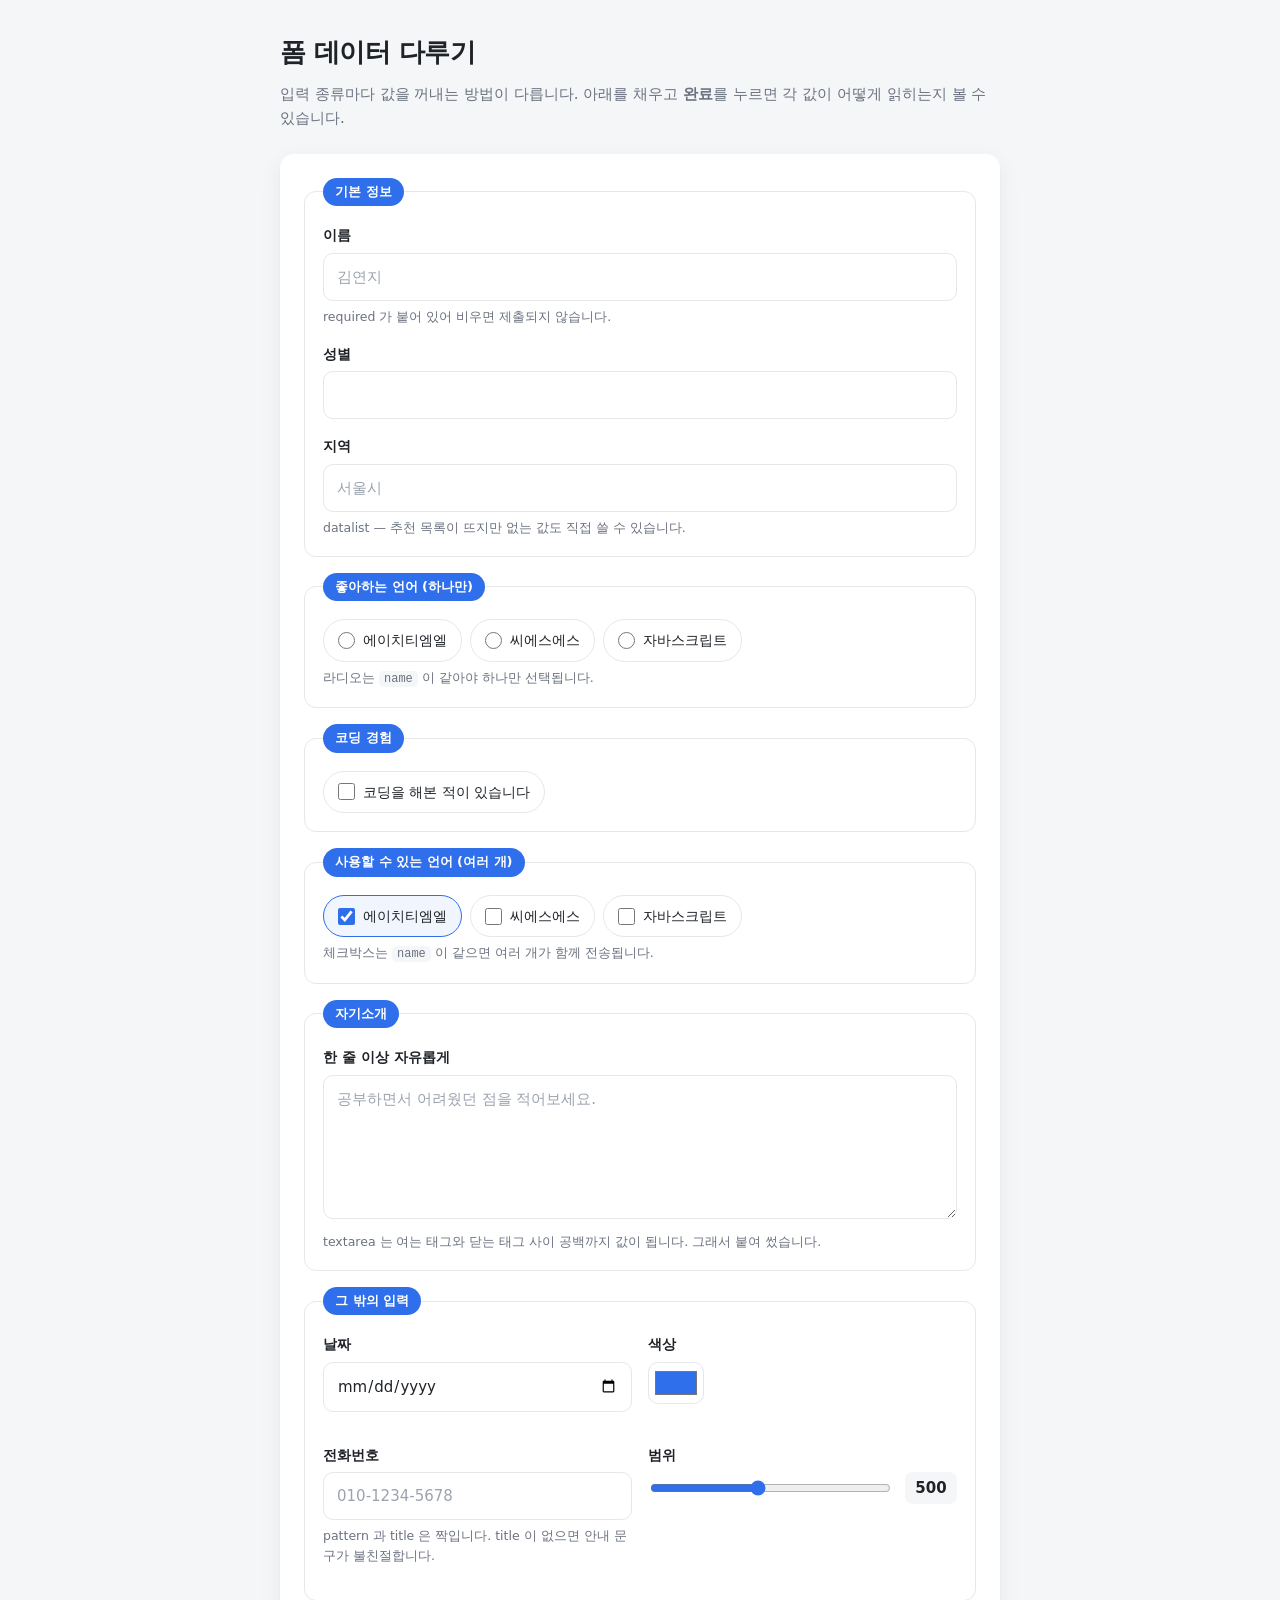
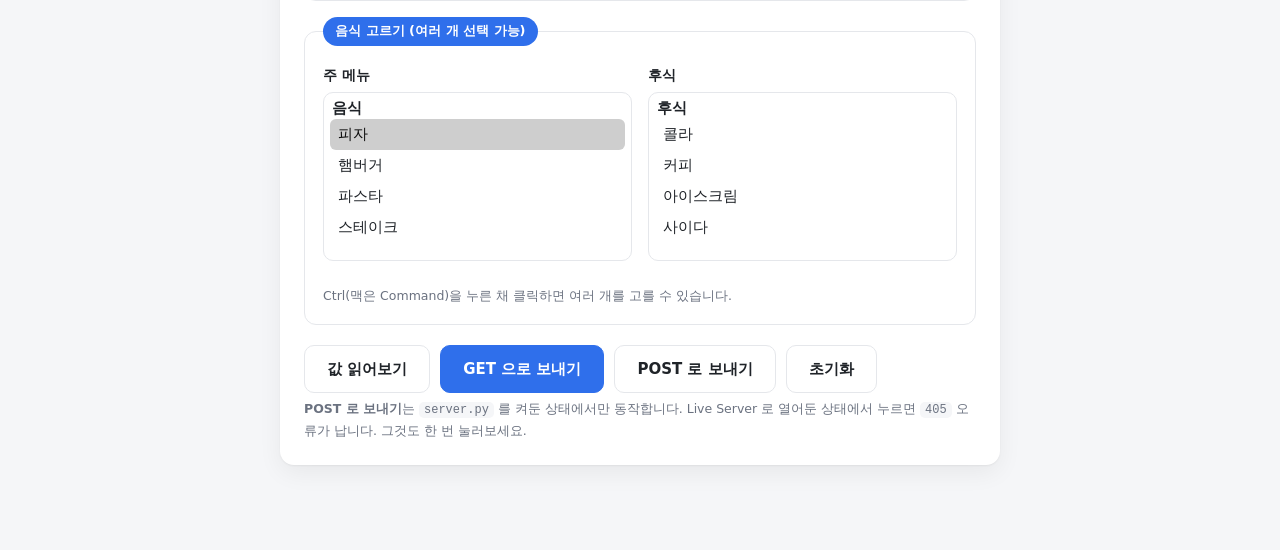
<file: 01_html/04_html_input/index.html>
<!DOCTYPE html>
<html lang="ko">
<head>
  <meta charset="utf-8">
  <meta name="viewport" content="width=device-width, initial-scale=1.0">
  <title>폼 데이터 다루기</title>
  <link rel="stylesheet" href="style.css">
</head>
<body>

<main class="page">

  <header class="page-head">
    <h1>폼 데이터 다루기</h1>
    <p class="lead">
      입력 종류마다 값을 꺼내는 방법이 다릅니다.
      아래를 채우고 <strong>완료</strong>를 누르면 각 값이 어떻게 읽히는지 볼 수 있습니다.
    </p>
  </header>

  <!-- 버튼마다 formmethod 로 전송 방법을 따로 정할 수 있습니다. -->
  <form id="my_form" class="card" action="result.html" method="get">

    <fieldset>
      <legend>기본 정보</legend>

      <div class="field">
        <label for="name">이름</label>
        <input type="text" id="name" name="name"
               placeholder="김연지"
               autocomplete="off" spellcheck="true" required>
        <p class="hint">required 가 붙어 있어 비우면 제출되지 않습니다.</p>
      </div>

      <div class="field">
        <label for="sex">성별</label>
        <input type="text" id="sex" name="sex" autocomplete="off">
      </div>

      <div class="field">
        <label for="town">지역</label>
        <input type="text" id="town" name="town"
               placeholder="서울시" list="town_list" autocomplete="off">
        <!-- datalist: 목록을 추천하지만 직접 입력도 됩니다. select 와 다른 점입니다. -->
        <datalist id="town_list">
          <option value="서울시"></option>
          <option value="부산시"></option>
          <option value="대구시"></option>
          <option value="인천시"></option>
          <option value="광주시"></option>
        </datalist>
        <p class="hint">datalist — 추천 목록이 뜨지만 없는 값도 직접 쓸 수 있습니다.</p>
      </div>
    </fieldset>

    <fieldset>
      <!-- 라디오·체크박스 묶음의 제목은 label 이 아니라 legend 로 답니다. -->
      <legend>좋아하는 언어 (하나만)</legend>
      <div class="choice-list">
        <label class="choice">
          <input type="radio" name="fav_language" value="HTML">
          <span>에이치티엠엘</span>
        </label>
        <label class="choice">
          <input type="radio" name="fav_language" value="CSS">
          <span>씨에스에스</span>
        </label>
        <label class="choice">
          <input type="radio" name="fav_language" value="JavaScript">
          <span>자바스크립트</span>
        </label>
      </div>
      <p class="hint">라디오는 <code>name</code> 이 같아야 하나만 선택됩니다.</p>
    </fieldset>

    <fieldset>
      <legend>코딩 경험</legend>
      <label class="choice">
        <input type="checkbox" id="coding" name="coding" value="1">
        <span>코딩을 해본 적이 있습니다</span>
      </label>
    </fieldset>

    <fieldset>
      <legend>사용할 수 있는 언어 (여러 개)</legend>
      <div class="choice-list">
        <label class="choice">
          <input type="checkbox" name="avail_language" value="HTML" checked>
          <span>에이치티엠엘</span>
        </label>
        <label class="choice">
          <input type="checkbox" name="avail_language" value="CSS">
          <span>씨에스에스</span>
        </label>
        <label class="choice">
          <input type="checkbox" name="avail_language" value="JavaScript">
          <span>자바스크립트</span>
        </label>
      </div>
      <p class="hint">체크박스는 <code>name</code> 이 같으면 여러 개가 함께 전송됩니다.</p>
    </fieldset>

    <fieldset>
      <legend>자기소개</legend>
      <div class="field">
        <label for="article">한 줄 이상 자유롭게</label>
        <textarea id="article" name="article" rows="5"
                  placeholder="공부하면서 어려웠던 점을 적어보세요."></textarea>
        <p class="hint">textarea 는 여는 태그와 닫는 태그 사이 공백까지 값이 됩니다. 그래서 붙여 썼습니다.</p>
      </div>
    </fieldset>

    <fieldset>
      <legend>그 밖의 입력</legend>

      <div class="grid">
        <div class="field">
          <label for="date">날짜</label>
          <input type="date" id="date" name="date">
        </div>

        <div class="field">
          <label for="color">색상</label>
          <input type="color" id="color" name="color" value="#2f6feb">
        </div>

        <div class="field">
          <label for="phone">전화번호</label>
          <input type="tel" id="phone" name="phone"
                 placeholder="010-1234-5678"
                 pattern="[0-9]{3}-[0-9]{4}-[0-9]{4}"
                 title="010-1234-5678 형식으로 입력하세요">
          <p class="hint">pattern 과 title 은 짝입니다. title 이 없으면 안내 문구가 불친절합니다.</p>
        </div>

        <div class="field">
          <label for="range">범위</label>
          <div class="range-row">
            <input type="range" id="range" name="range" min="100" max="1000" step="50" value="500">
            <!-- output: 계산·선택 결과를 보여주는 전용 태그 -->
            <output id="range_output" for="range">500</output>
          </div>
        </div>
      </div>
    </fieldset>

    <fieldset>
      <legend>음식 고르기 (여러 개 선택 가능)</legend>
      <div class="grid">
        <div class="field">
          <label for="food_main">주 메뉴</label>
          <!-- id 는 문서 안에서 겹치면 안 됩니다. name 도 나눠야 값이 섞이지 않습니다. -->
          <select id="food_main" name="food_main" multiple size="5">
            <optgroup label="음식">
              <option value="pizza" selected>피자</option>
              <option value="hamburger">햄버거</option>
              <option value="pasta">파스타</option>
              <option value="steak">스테이크</option>
            </optgroup>
          </select>
        </div>

        <div class="field">
          <label for="food_dessert">후식</label>
          <select id="food_dessert" name="food_dessert" multiple size="5">
            <optgroup label="후식">
              <option value="cola">콜라</option>
              <option value="coffee">커피</option>
              <option value="icecream">아이스크림</option>
              <option value="cider">사이다</option>
            </optgroup>
          </select>
        </div>
      </div>
      <p class="hint">Ctrl(맥은 Command)을 누른 채 클릭하면 여러 개를 고를 수 있습니다.</p>
    </fieldset>

    <div class="actions">
      <!-- 보내지 않고 값만 읽어봅니다 -->
      <button type="button" id="preview_btn" class="btn">값 읽어보기</button>

      <!-- formmethod / formaction 으로 버튼마다 전송 방법을 다르게 줄 수 있습니다 -->
      <button type="submit" class="btn btn-primary"
              formmethod="get" formaction="result.html">GET 으로 보내기</button>
      <button type="submit" class="btn btn-post"
              formmethod="post" formaction="result.html">POST 로 보내기</button>

      <button type="reset" class="btn">초기화</button>
    </div>
    <p class="hint">
      <strong>POST 로 보내기</strong>는 <code>server.py</code> 를 켜둔 상태에서만 동작합니다.
      Live Server 로 열어둔 상태에서 누르면 <code>405</code> 오류가 납니다. 그것도 한 번 눌러보세요.
    </p>

  </form>

  <section id="result_area" class="card result" hidden>
    <h2>읽어온 값</h2>
    <table id="result_table">
      <thead>
        <tr><th>항목</th><th>값</th></tr>
      </thead>
      <tbody></tbody>
    </table>

    <h3>보내면 어떻게 되나</h3>
    <div id="send_preview"></div>
    <p class="hint">
      같은 값인데 <strong>실리는 자리만</strong> 다릅니다.
      실제로 보내보려면 위의 <strong>GET / POST 로 보내기</strong> 버튼을 누르세요.
    </p>
  </section>

</main>

<script>
  const form = document.getElementById('my_form');
  const resultArea = document.getElementById('result_area');
  const resultBody = document.querySelector('#result_table tbody');
  const sendPreview = document.getElementById('send_preview');
  const previewBtn = document.getElementById('preview_btn');
  const rangeInput = document.getElementById('range');
  const rangeOutput = document.getElementById('range_output');

  // 범위 값을 움직일 때마다 옆에 숫자로 보여줍니다.
  rangeInput.addEventListener('input', function () {
    rangeOutput.textContent = rangeInput.value;
  });

  // 체크박스 묶음에서 체크된 값만 배열로 꺼냅니다.
  function getCheckedValues(group) {
    // 같은 name 의 체크박스가 하나뿐이면 목록이 아니라 요소 하나가 옵니다.
    const list = (group.length === undefined) ? [group] : Array.from(group);
    return list.filter(function (el) { return el.checked; })
               .map(function (el) { return el.value; });
  }

  // multiple select 에서 고른 항목의 화면 글자를 배열로 꺼냅니다.
  function getSelectedTexts(selectId) {
    const select = document.getElementById(selectId);
    return Array.from(select.selectedOptions).map(function (op) { return op.text; });
  }

  function orEmpty(value, emptyText) {
    return value === '' || value === undefined ? emptyText : value;
  }

  // '주소' / '본문' 처럼 이름표가 붙은 줄 하나를 만듭니다.
  function addSendRow(keyText, valueText, kind) {
    const row = document.createElement('div');
    row.className = 'send-row';

    const key = document.createElement('span');
    key.className = 'send-key send-key-' + kind;
    key.textContent = keyText;

    const box = document.createElement('pre');
    box.className = 'query';
    box.textContent = valueText;

    row.appendChild(key);
    row.appendChild(box);
    sendPreview.appendChild(row);
  }

  // GET 과 POST 를 나란히 놓고 비교합니다.
  function renderSendPreview() {
    // FormData 는 실제로 전송될 값만 담습니다.
    // 체크 안 한 체크박스·라디오는 아예 들어가지 않습니다.
    const query = new URLSearchParams(new FormData(form)).toString();

    sendPreview.innerHTML = '';
    addSendRow('GET 주소', 'result.html?' + query, 'get');
    addSendRow('POST 주소', 'result.html', 'post');
    addSendRow('POST 본문', query, 'post');
  }

  // '값 읽어보기' 는 보내지 않고 화면에서만 확인합니다.
  previewBtn.addEventListener('click', function () {
    // type="button" 이라 검사가 자동으로 돌지 않습니다. 직접 부릅니다.
    if (!form.reportValidity()) return;

    // form.elements 를 쓰면 input 인지 form 속성인지 헷갈릴 일이 없습니다.
    const f = form.elements;

    const rows = [
      ['이름',            f.name.value],
      ['성별',            orEmpty(f.sex.value, '(입력 안 함)')],
      ['지역',            orEmpty(f.town.value, '(입력 안 함)')],
      ['좋아하는 언어',    orEmpty(f.fav_language.value, '(선택 안 함)')],
      ['코딩 경험',        f.coding.checked ? '있음' : '없음'],
      ['사용 가능 언어',   orEmpty(getCheckedValues(f.avail_language).join(', '), '(없음)')],
      ['자기소개',         orEmpty(f.article.value.trim(), '(비어 있음)')],
      ['날짜',            orEmpty(f.date.value, '(선택 안 함)')],
      ['색상',            f.color.value],
      ['범위',            f.range.value],
      ['전화번호',        orEmpty(f.phone.value, '(입력 안 함)')],
      ['주 메뉴',         orEmpty(getSelectedTexts('food_main').join(', '), '(없음)')],
      ['후식',            orEmpty(getSelectedTexts('food_dessert').join(', '), '(없음)')]
    ];

    // 표를 다시 그립니다. (예전 코드처럼 계속 쌓이지 않습니다)
    resultBody.innerHTML = '';
    rows.forEach(function (row) {
      const tr = document.createElement('tr');
      const th = document.createElement('th');
      const td = document.createElement('td');
      th.textContent = row[0];
      td.textContent = row[1];
      tr.appendChild(th);
      tr.appendChild(td);
      resultBody.appendChild(tr);
    });

    // 같은 값이 GET / POST 에서 각각 어디에 실리는지 보여줍니다.
    renderSendPreview();

    resultArea.hidden = false;
    resultArea.scrollIntoView({ behavior: 'smooth', block: 'start' });
  });

  // 초기화를 누르면 결과도 같이 지웁니다.
  form.addEventListener('reset', function () {
    resultArea.hidden = true;
    setTimeout(function () { rangeOutput.textContent = rangeInput.value; }, 0);
  });
</script>

</body>
</html>
</file>
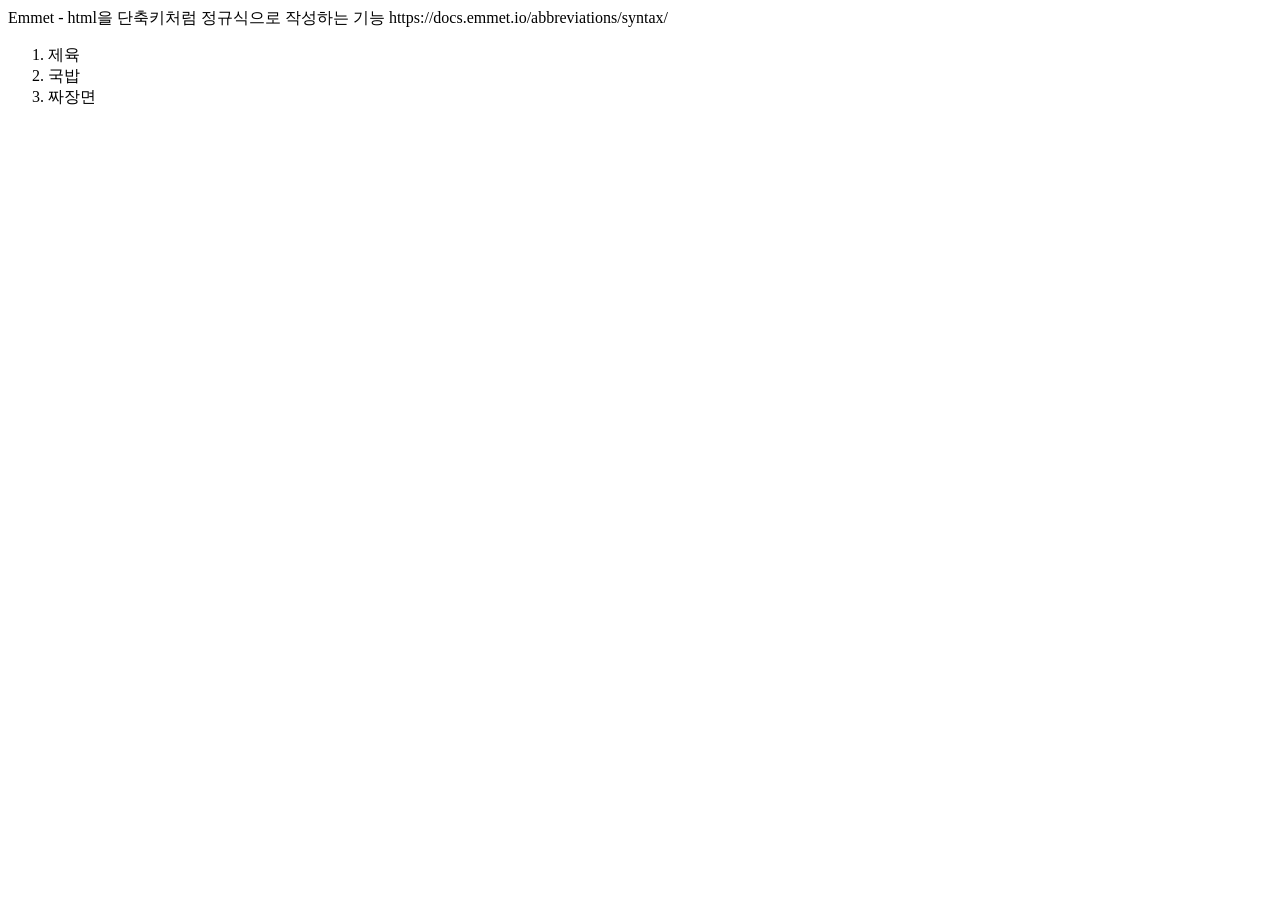
<file: 01_html/00_emmet.html>
<!DOCTYPE html>
<html lang="en">
<head>
    <meta charset="UTF-8">
    <meta name="viewport" content="width=device-width, initial-scale=1.0">
    <title>Document</title>
</head>
<body>
    
    Emmet - html을 단축키처럼 정규식으로 작성하는 기능
    https://docs.emmet.io/abbreviations/syntax/
    <!-- ol>li*3 -->
<div>
    <ol>
        <li>제육</li>
        <li>국밥</li>
        <li>짜장면</li>
    </ol>
</div>
</body>
</html>
</file>
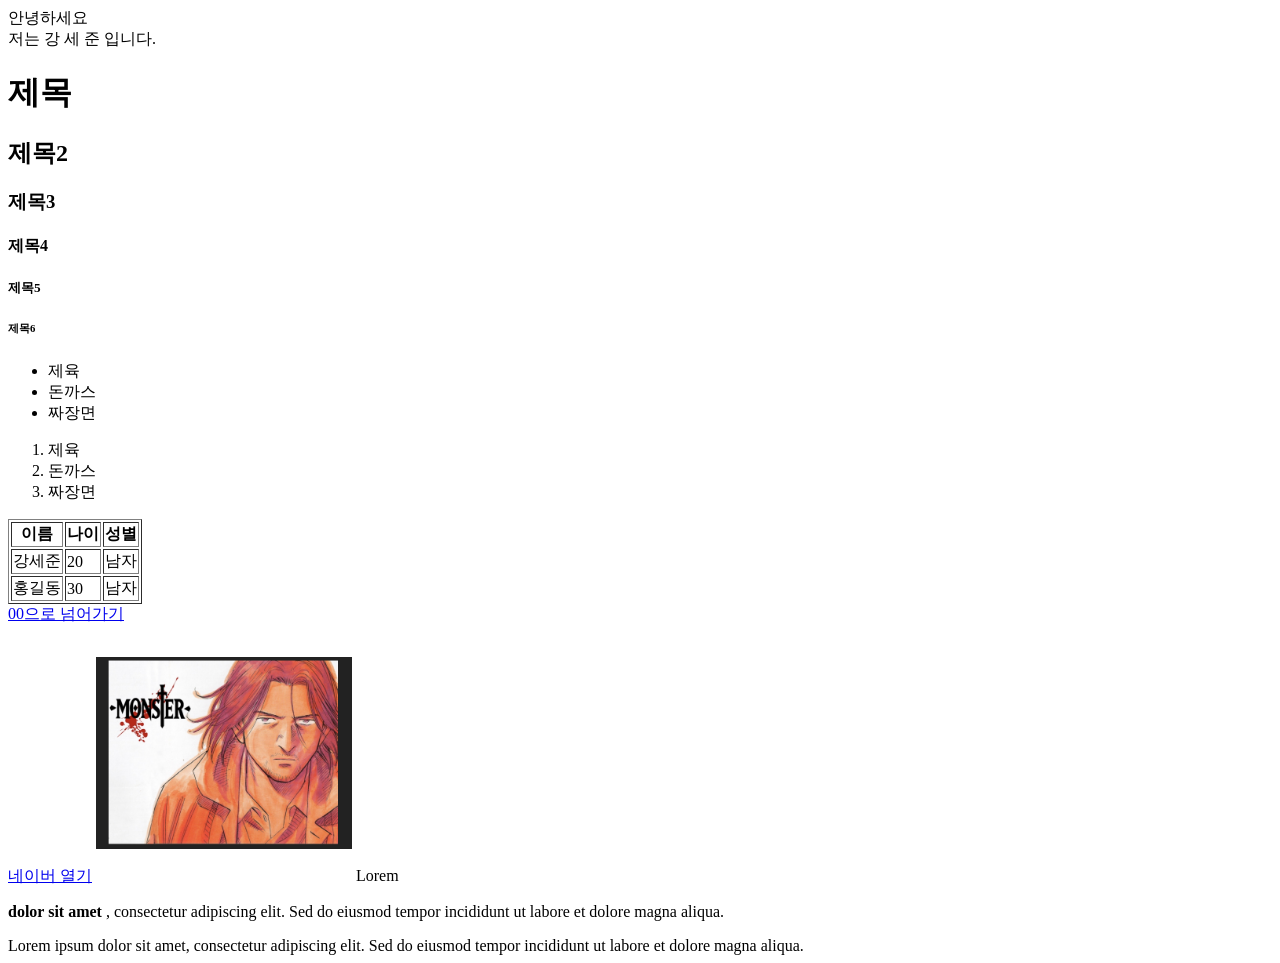
<file: 01_html/01_html기초.html>
<!DOCTYPE html>
<html lang="ko">
<head>
    <meta charset="UTF-8">
    <meta name="viewport" content="width=device-width, initial-scale=1.0">
    <title>html 연습</title>
</head>
<body>
    안녕하세요<br/>
    저는
    강
    세
    준
    입니다.
    <!-- 주석 -->
    <h1>제목</h1>
        <h2>제목2</h2>
        <h3>제목3</h3>
            <h4>제목4</h4>
                <h5>제목5</h5>
                    <h6>제목6</h6>
                    <!-- 에러가 나도-->

    <!--리스트 종류-->
    <ul>
        <li>제육</li>
        <li>돈까스</li>
        <li>짜장면</li>
    </ul>
    <ol>
        <li>제육</li>
        <li>돈까스</li>
        <li>짜장면</li>
    </ol>

    <!--표-->
    <table border="1">
        <tr>
            <th>이름</th>
            <th>나이</th>
            <th>성별</th>
        </tr>
        <tr>
            <td>강세준</td>
            <td>20</td>
            <td>남자</td>
        </tr>
        <tr>
            <td>홍길동</td>
            <td>30</td>
            <td>남자</td>
        </tr>
    </table>
    <!--a태그를 사용해서 다른 문서와 연결-->
    <!--a태그를 사용해서 다른 문서와 연결-->
    <a href="00_emmet.html">00으로 넘어가기</a><br/>
    <a href="https://www.naver.com" target="_blank">네이버 열기</a>
    <!--이미지 window는 /  -->
    <!-- <img src="./data/jjanggu.png" alt="이미지 설명"> -->
    <!-- <img src="data/jjanggu.png" alt="이미지 설명"> -->
    <img src="./data/monster.png" alt="이미지 설명" width="256" height="256" style="object-fit: contain;">
    Lorem
    <p><strong>dolor sit amet</strong> , consectetur adipiscing elit. Sed do eiusmod tempor incididunt ut labore et dolore magna aliqua.</p>

    Lorem ipsum dolor sit amet, consectetur adipiscing elit. Sed do eiusmod tempor incididunt ut labore et dolore magna aliqua.
</body>
</html>
</file>
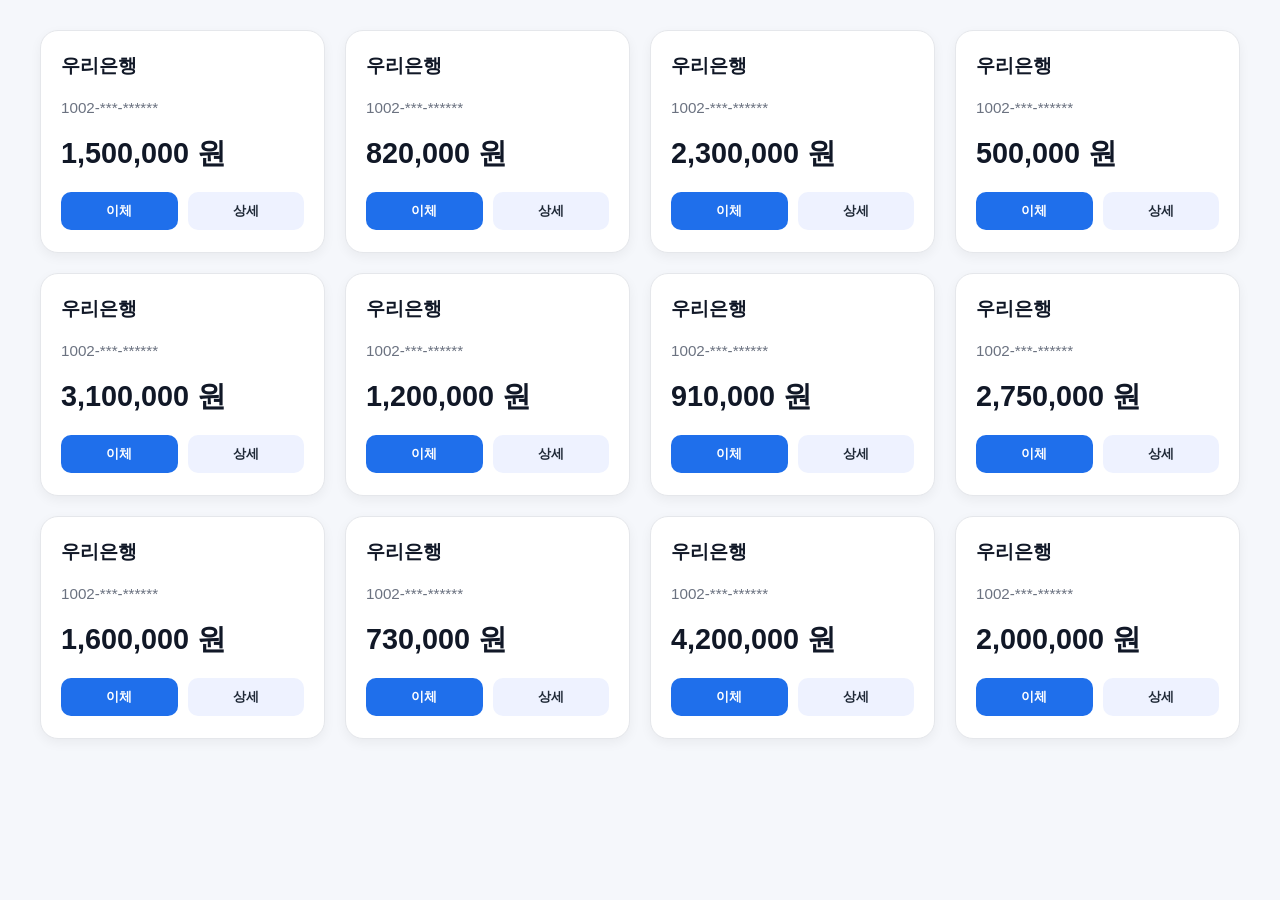
<file: 01_html/02_html기초.html>
<!DOCTYPE html>
<html lang="ko">
<head>
  <meta charset="UTF-8" />
  <meta name="viewport" content="width=device-width, initial-scale=1.0" />
  <title>계좌 목록</title>
  <style>
    * { box-sizing: border-box; }

    body {
      margin: 0;
      background: #f5f7fb;
      font-family: "Malgun Gothic", sans-serif;
      display: flex;
      justify-content: center;
      align-items: flex-start;
      min-height: 100vh;
      padding: 30px;
    }

    .account-wrap {
      width: 1200px;
      display: grid;
      grid-template-columns: repeat(4, minmax(220px, 1fr));
      gap: 20px;
    }

    .account-card {
      background: #fff;
      border: 1px solid #e5e7eb;
      border-radius: 18px;
      padding: 22px 20px;
      box-shadow: 0 4px 12px rgba(0, 0, 0, 0.05);
    }

    .account-header {
      display: flex;
      justify-content: space-between;
      align-items: center;
      margin-bottom: 20px;
    }

    .bank-name {
      font-size: 1.2rem;
      font-weight: 700;
      color: #111827;
    }

    .account-number {
      color: #6b7280;
      font-size: 0.95rem;
      margin-bottom: 18px;
    }

    .money {
      font-size: 1.8rem;
      font-weight: 700;
      color: #111827;
      margin-bottom: 18px;
    }

    .account-footer {
      display: flex;
      gap: 10px;
    }

    button {
      flex: 1;
      border: none;
      border-radius: 10px;
      padding: 10px 12px;
      font-weight: 600;
      cursor: pointer;
    }

    .btn-transfer {
      background: #1f6feb;
      color: white;
    }

    .btn-detail {
      background: #eef2ff;
      color: #1f2937;
    }
  </style>
</head>
<body>
  <div class="account-wrap">
    <article class="account-card">
      <div class="account-header">
        <div class="bank-name">우리은행</div>
      </div>
      <div class="account-number">1002-***-******</div>
      <div class="money">1,500,000 원</div>
      <div class="account-footer">
        <button class="btn-transfer" type="button">이체</button>
        <button class="btn-detail" type="button">상세</button>
      </div>
    </article>

    <article class="account-card">
      <div class="account-header">
        <div class="bank-name">우리은행</div>
      </div>
      <div class="account-number">1002-***-******</div>
      <div class="money">820,000 원</div>
      <div class="account-footer">
        <button class="btn-transfer" type="button">이체</button>
        <button class="btn-detail" type="button">상세</button>
      </div>
    </article>

    <article class="account-card">
      <div class="account-header">
        <div class="bank-name">우리은행</div>
      </div>
      <div class="account-number">1002-***-******</div>
      <div class="money">2,300,000 원</div>
      <div class="account-footer">
        <button class="btn-transfer" type="button">이체</button>
        <button class="btn-detail" type="button">상세</button>
      </div>
    </article>

    <article class="account-card">
      <div class="account-header">
        <div class="bank-name">우리은행</div>
      </div>
      <div class="account-number">1002-***-******</div>
      <div class="money">500,000 원</div>
      <div class="account-footer">
        <button class="btn-transfer" type="button">이체</button>
        <button class="btn-detail" type="button">상세</button>
      </div>
    </article>

    <article class="account-card">
      <div class="account-header">
        <div class="bank-name">우리은행</div>
      </div>
      <div class="account-number">1002-***-******</div>
      <div class="money">3,100,000 원</div>
      <div class="account-footer">
        <button class="btn-transfer" type="button">이체</button>
        <button class="btn-detail" type="button">상세</button>
      </div>
    </article>

    <article class="account-card">
      <div class="account-header">
        <div class="bank-name">우리은행</div>
      </div>
      <div class="account-number">1002-***-******</div>
      <div class="money">1,200,000 원</div>
      <div class="account-footer">
        <button class="btn-transfer" type="button">이체</button>
        <button class="btn-detail" type="button">상세</button>
      </div>
    </article>

    <article class="account-card">
      <div class="account-header">
        <div class="bank-name">우리은행</div>
      </div>
      <div class="account-number">1002-***-******</div>
      <div class="money">910,000 원</div>
      <div class="account-footer">
        <button class="btn-transfer" type="button">이체</button>
        <button class="btn-detail" type="button">상세</button>
      </div>
    </article>

    <article class="account-card">
      <div class="account-header">
        <div class="bank-name">우리은행</div>
      </div>
      <div class="account-number">1002-***-******</div>
      <div class="money">2,750,000 원</div>
      <div class="account-footer">
        <button class="btn-transfer" type="button">이체</button>
        <button class="btn-detail" type="button">상세</button>
      </div>
    </article>

    <article class="account-card">
      <div class="account-header">
        <div class="bank-name">우리은행</div>
      </div>
      <div class="account-number">1002-***-******</div>
      <div class="money">1,600,000 원</div>
      <div class="account-footer">
        <button class="btn-transfer" type="button">이체</button>
        <button class="btn-detail" type="button">상세</button>
      </div>
    </article>

    <article class="account-card">
      <div class="account-header">
        <div class="bank-name">우리은행</div>
      </div>
      <div class="account-number">1002-***-******</div>
      <div class="money">730,000 원</div>
      <div class="account-footer">
        <button class="btn-transfer" type="button">이체</button>
        <button class="btn-detail" type="button">상세</button>
      </div>
    </article>

    <article class="account-card">
      <div class="account-header">
        <div class="bank-name">우리은행</div>
      </div>
      <div class="account-number">1002-***-******</div>
      <div class="money">4,200,000 원</div>
      <div class="account-footer">
        <button class="btn-transfer" type="button">이체</button>
        <button class="btn-detail" type="button">상세</button>
      </div>
    </article>

    <article class="account-card">
      <div class="account-header">
        <div class="bank-name">우리은행</div>
      </div>
      <div class="account-number">1002-***-******</div>
      <div class="money">2,000,000 원</div>
      <div class="account-footer">
        <button class="btn-transfer" type="button">이체</button>
        <button class="btn-detail" type="button">상세</button>
      </div>
    </article>
  </div>
</body>
</html>
</file>
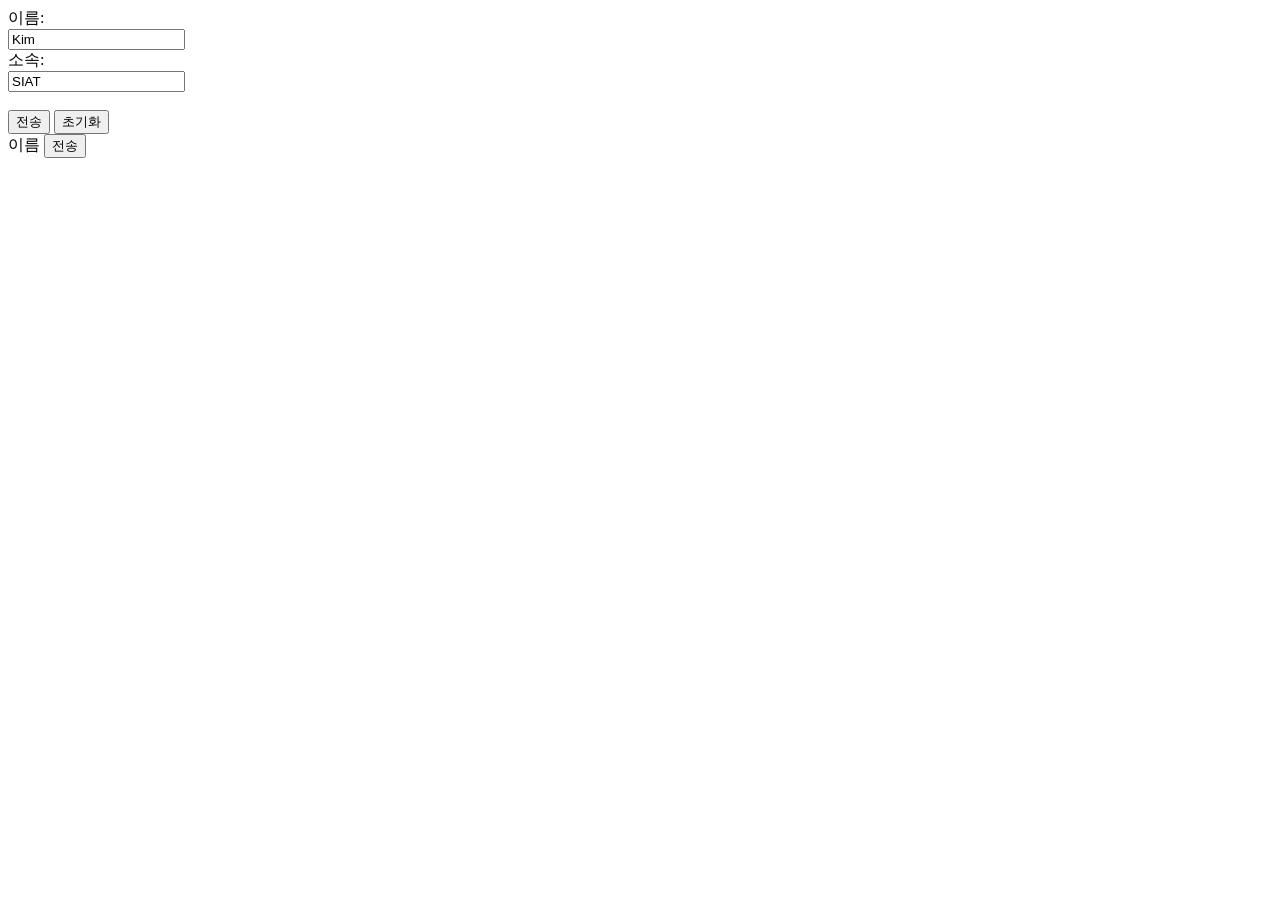
<file: 01_html/03_html_input.html>
<!DOCTYPE html>
<html lang="en">
<head>
    <meta charset="UTF-8">
    <meta name="viewport" content="width=device-width, initial-scale=1.0">
    <title>Document</title>
</head>
<body>
    <form>
        <label for="name">이름:</label><br>
        <input type="text" id="name" name="name" value="Kim"><br>
        <label for="affiliation">소속:</label><br>
        <input type="text" id="affiliation" name="affiliation" value="SIAT"><br><br>
        <input type="submit" value="전송"> <!-- value를 지워보고 바꿔보기 -->
        <input type="reset" value="초기화">
    </form>
    <form id="inputform">
        <label>이름</label>
        <input="text">
        <input type="submit" value="전송">

    </form>

    



    <p id="result"></p>

    <script>
    const form = document.querySelector('#inputform');
    const result = document.querySelector('#result');

    form.addEventListener('submit', function (event) {
        event.preventDefault();

        const input = form.elements.namedItem('userName');
        result.textContent = `입력한 이름: ${input.value}`;
    });
    </script>
</body>
</html>
</file>
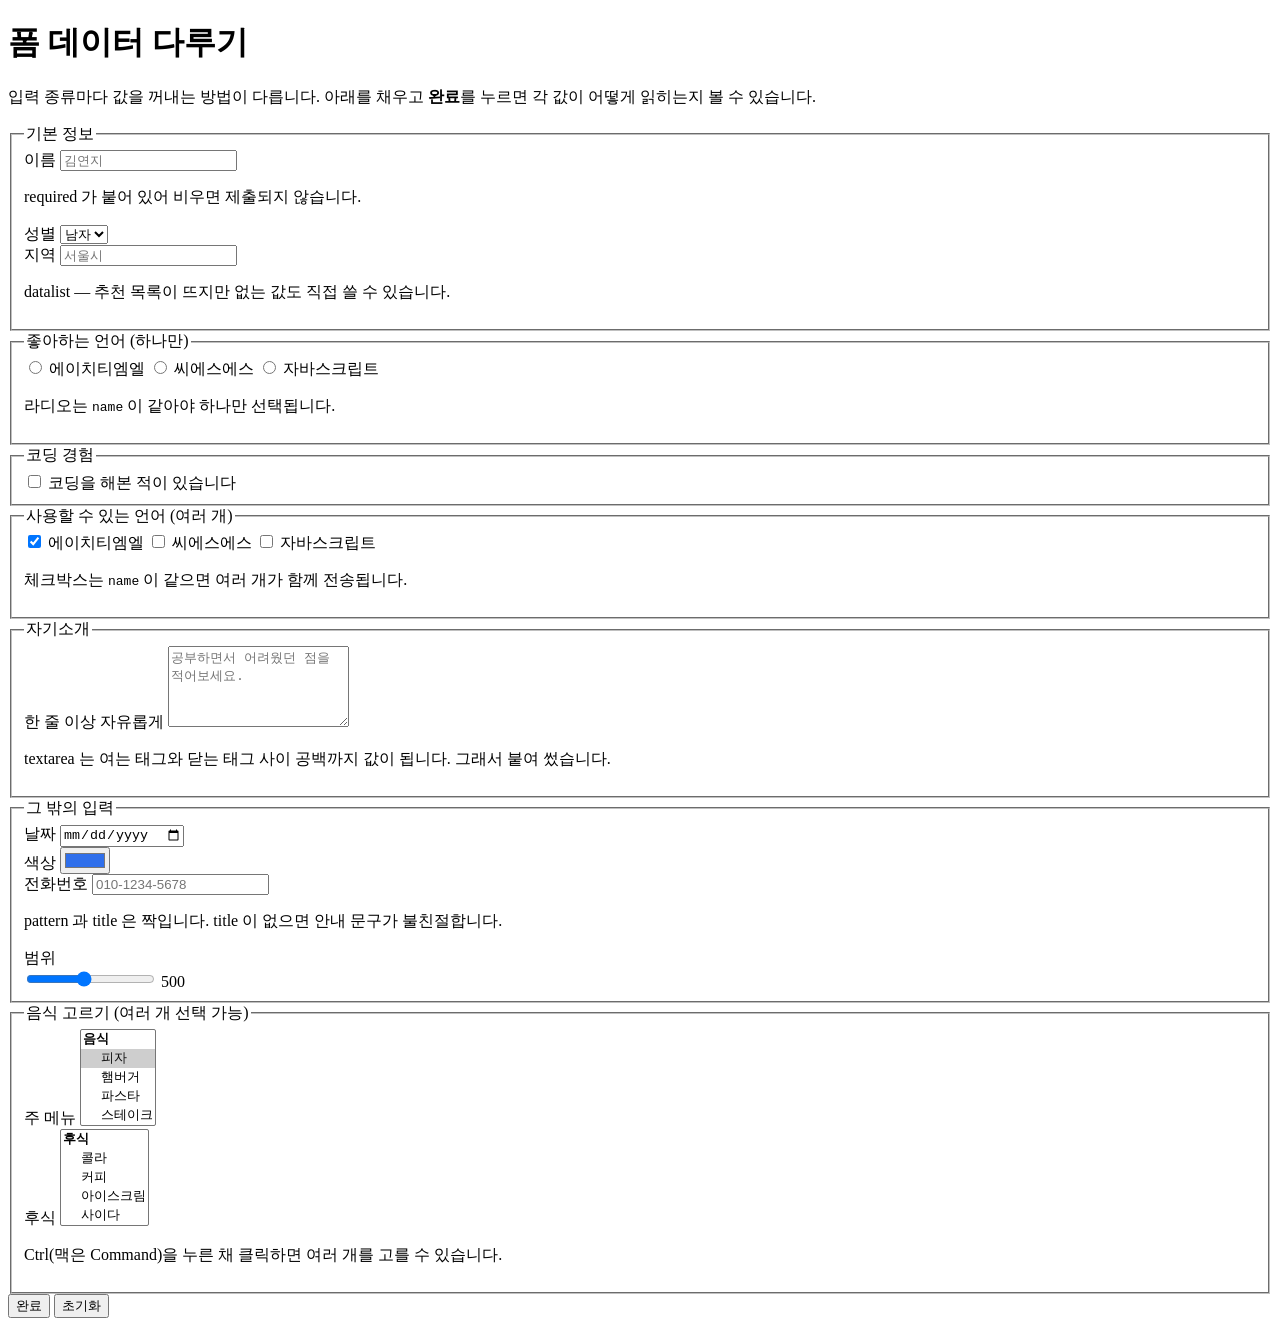
<file: 01_html/04_html_input2.html>
<!DOCTYPE html>
<html lang="ko">
<head>
  <meta charset="utf-8">
  <meta name="viewport" content="width=device-width, initial-scale=1.0">
  <title>폼 데이터 다루기</title>
  <!-- <link rel="stylesheet" href="style.css"> -->
</head>
<body>

<main class="page">

  <header class="page-head">
    <h1>폼 데이터 다루기</h1>
    <p class="lead">
      입력 종류마다 값을 꺼내는 방법이 다릅니다.
      아래를 채우고 <strong>완료</strong>를 누르면 각 값이 어떻게 읽히는지 볼 수 있습니다.
    </p>
  </header>

  <!-- method 를 get / post 로 바꿔가며 제출해 보세요. 아래 '전송 미리보기'가 달라집니다. -->
  <form id="my_form" class="card" method="get">

    <fieldset>
      <legend>기본 정보</legend>

      <div class="field">
        <label for="name">이름</label>
        <input type="text" id="name" name="name"
               placeholder="김연지"
               autocomplete="off" spellcheck="true" required>
        <p class="hint">required 가 붙어 있어 비우면 제출되지 않습니다.</p>
      </div>

      <div class="field">
        <label for="sex">성별</label>
        <select id="sex" name="sex">
          <option value="남자">남자</option>
          <option value="여자">여자</option>
        </select>
      </div>

      <div class="field">
        <label for="town">지역</label>
        <input type="text" id="town" name="town"
               placeholder="서울시" list="town_list" autocomplete="off">
        <!-- datalist: 목록을 추천하지만 직접 입력도 됩니다. select 와 다른 점입니다. -->
        <datalist id="town_list">
          <option value="서울시"></option>
          <option value="부산시"></option>
          <option value="대구시"></option>
          <option value="인천시"></option>
          <option value="광주시"></option>
        </datalist>
        <p class="hint">datalist — 추천 목록이 뜨지만 없는 값도 직접 쓸 수 있습니다.</p>
      </div>
    </fieldset>

    <fieldset>
      <!-- 라디오·체크박스 묶음의 제목은 label 이 아니라 legend 로 답니다. -->
      <legend>좋아하는 언어 (하나만)</legend>
      <div class="choice-list">
        <label class="choice">
          <input type="radio" name="fav_language" value="HTML">
          <span>에이치티엠엘</span>
        </label>
        <label class="choice">
          <input type="radio" name="fav_language" value="CSS">
          <span>씨에스에스</span>
        </label>
        <label class="choice">
          <input type="radio" name="fav_language" value="JavaScript">
          <span>자바스크립트</span>
        </label>
      </div>
      <p class="hint">라디오는 <code>name</code> 이 같아야 하나만 선택됩니다.</p>
    </fieldset>

    <fieldset>
      <legend>코딩 경험</legend>
      <label class="choice">
        <input type="checkbox" id="coding" name="coding" value="1">
        <span>코딩을 해본 적이 있습니다</span>
      </label>
    </fieldset>

    <fieldset>
      <legend>사용할 수 있는 언어 (여러 개)</legend>
      <div class="choice-list">
        <label class="choice">
          <input type="checkbox" name="avail_language" value="HTML" checked>
          <span>에이치티엠엘</span>
        </label>
        <label class="choice">
          <input type="checkbox" name="avail_language" value="CSS">
          <span>씨에스에스</span>
        </label>
        <label class="choice">
          <input type="checkbox" name="avail_language" value="JavaScript">
          <span>자바스크립트</span>
        </label>
      </div>
      <p class="hint">체크박스는 <code>name</code> 이 같으면 여러 개가 함께 전송됩니다.</p>
    </fieldset>

    <fieldset>
      <legend>자기소개</legend>
      <div class="field">
        <label for="article">한 줄 이상 자유롭게</label>
        <textarea id="article" name="article" rows="5"
                  placeholder="공부하면서 어려웠던 점을 적어보세요."></textarea>
        <p class="hint">textarea 는 여는 태그와 닫는 태그 사이 공백까지 값이 됩니다. 그래서 붙여 썼습니다.</p>
      </div>
    </fieldset>

    <fieldset>
      <legend>그 밖의 입력</legend>

      <div class="grid">
        <div class="field">
          <label for="date">날짜</label>
          <input type="date" id="date" name="date">
        </div>

        <div class="field">
          <label for="color">색상</label>
          <input type="color" id="color" name="color" value="#2f6feb">
        </div>

        <div class="field">
          <label for="phone">전화번호</label>
          <input type="tel" id="phone" name="phone"
                 placeholder="010-1234-5678"
                 pattern="[0-9]{3}-[0-9]{4}-[0-9]{4}"
                 title="010-1234-5678 형식으로 입력하세요">
          <p class="hint">pattern 과 title 은 짝입니다. title 이 없으면 안내 문구가 불친절합니다.</p>
        </div>

        <div class="field">
          <label for="range">범위</label>
          <div class="range-row">
            <input type="range" id="range" name="range" min="100" max="1000" step="50" value="500">
            <!-- output: 계산·선택 결과를 보여주는 전용 태그 -->
            <output id="range_output" for="range">500</output>
          </div>
        </div>
      </div>
    </fieldset>

    <fieldset>
      <legend>음식 고르기 (여러 개 선택 가능)</legend>
      <div class="grid">
        <div class="field">
          <label for="food_main">주 메뉴</label>
          <!-- id 는 문서 안에서 겹치면 안 됩니다. name 도 나눠야 값이 섞이지 않습니다. -->
          <select id="food_main" name="food_main" multiple size="5">
            <optgroup label="음식">
              <option value="pizza" selected>피자</option>
              <option value="hamburger">햄버거</option>
              <option value="pasta">파스타</option>
              <option value="steak">스테이크</option>
            </optgroup>
          </select>
        </div>

        <div class="field">
          <label for="food_dessert">후식</label>
          <select id="food_dessert" name="food_dessert" multiple size="5">
            <optgroup label="후식">
              <option value="cola">콜라</option>
              <option value="coffee">커피</option>
              <option value="icecream">아이스크림</option>
              <option value="cider">사이다</option>
            </optgroup>
          </select>
        </div>
      </div>
      <p class="hint">Ctrl(맥은 Command)을 누른 채 클릭하면 여러 개를 고를 수 있습니다.</p>
    </fieldset>

    <div class="actions">
      <button type="submit" class="btn btn-primary">완료</button>
      <button type="reset" class="btn">초기화</button>
    </div>

  </form>

  <section id="result_area" class="card result" hidden>
    <h2>읽어온 값</h2>
    <table id="result_table">
      <thead>
        <tr><th>항목</th><th>값</th></tr>
      </thead>
      <tbody></tbody>
    </table>

    <h3>전송 미리보기 <span id="method_badge" class="badge">GET</span></h3>
    <div id="send_preview"></div>
    <p class="hint" id="send_note"></p>
    <p class="hint">
      이 화면은 <code>preventDefault()</code> 로 전송을 막아둔 <strong>미리보기</strong>입니다.
      실제로 서버에 보내지지는 않습니다.
      form 태그의 <code>method</code> 를 바꾸고 다시 눌러보세요.
    </p>
  </section>

</main>

<script>
  const form = document.getElementById('my_form');
  const resultArea = document.getElementById('result_area');
  const resultBody = document.querySelector('#result_table tbody');
  const methodBadge = document.getElementById('method_badge');
  const sendPreview = document.getElementById('send_preview');
  const sendNote = document.getElementById('send_note');
  const rangeInput = document.getElementById('range');
  const rangeOutput = document.getElementById('range_output');

  // 범위 값을 움직일 때마다 옆에 숫자로 보여줍니다.
  rangeInput.addEventListener('input', function () {
    rangeOutput.textContent = rangeInput.value;
  });

  // 체크박스 묶음에서 체크된 값만 배열로 꺼냅니다.
  function getCheckedValues(group) {
    // 같은 name 의 체크박스가 하나뿐이면 목록이 아니라 요소 하나가 옵니다.
    const list = (group.length === undefined) ? [group] : Array.from(group);
    return list.filter(function (el) { return el.checked; })
               .map(function (el) { return el.value; });
  }

  // multiple select 에서 고른 항목의 화면 글자를 배열로 꺼냅니다.
  function getSelectedTexts(selectId) {
    const select = document.getElementById(selectId);
    return Array.from(select.selectedOptions).map(function (op) { return op.text; });
  }

  function orEmpty(value, emptyText) {
    return value === '' || value === undefined ? emptyText : value;
  }

  // '주소' / '본문' 처럼 이름표가 붙은 줄 하나를 만듭니다.
  function addSendRow(keyText, valueText) {
    const row = document.createElement('div');
    row.className = 'send-row';

    const key = document.createElement('span');
    key.className = 'send-key';
    key.textContent = keyText;

    const box = document.createElement('pre');
    box.className = 'query';
    box.textContent = valueText;

    row.appendChild(key);
    row.appendChild(box);
    sendPreview.appendChild(row);
  }

  // method 에 따라 값이 '어디에' 실리는지가 달라집니다.
  function renderSendPreview() {
    // getAttribute 로 읽습니다. method 를 안 적으면 기본값은 get 입니다.
    const method = (form.getAttribute('method') || 'get').toUpperCase();

    // FormData 는 실제로 전송될 값만 담습니다.
    // 체크 안 한 체크박스·라디오는 아예 들어가지 않습니다.
    const query = new URLSearchParams(new FormData(form)).toString();
    const page = location.pathname.split('/').pop() || 'index.html';

    methodBadge.textContent = method;
    methodBadge.className = 'badge badge-' + method.toLowerCase();

    sendPreview.innerHTML = '';

    if (method === 'GET') {
      addSendRow('주소', page + '?' + query);
      sendNote.textContent =
        '값이 주소에 그대로 붙습니다. 주소창, 방문 기록, 서버 접속 로그에 모두 남습니다. ' +
        '그래서 비밀번호를 get 으로 보내면 안 됩니다.';
    } else {
      addSendRow('주소', page);
      addSendRow('본문(body)', query);
      sendNote.textContent =
        '주소에는 아무것도 안 붙습니다. 값은 본문에 담겨 갑니다. ' +
        '개발자도구 Network 탭에서만 볼 수 있습니다. (숨겨질 뿐, 암호화되는 것은 아닙니다)';
    }
  }

  form.addEventListener('submit', function (event) {
    // 제출로 인한 새로고침을 막습니다. (예전 방식인 return false 와 같은 역할)
    event.preventDefault();

    // form.elements 를 쓰면 input 인지 form 속성인지 헷갈릴 일이 없습니다.
    const f = form.elements;

    const rows = [
      ['이름',            f.name.value],
      ['성별',            orEmpty(f.sex.value, '(입력 안 함)')],
      ['지역',            orEmpty(f.town.value, '(입력 안 함)')],
      ['좋아하는 언어',    orEmpty(f.fav_language.value, '(선택 안 함)')],
      ['코딩 경험',        f.coding.checked ? '있음' : '없음'],
      ['사용 가능 언어',   orEmpty(getCheckedValues(f.avail_language).join(', '), '(없음)')],
      ['자기소개',         orEmpty(f.article.value.trim(), '(비어 있음)')],
      ['날짜',            orEmpty(f.date.value, '(선택 안 함)')],
      ['색상',            f.color.value],
      ['범위',            f.range.value],
      ['전화번호',        orEmpty(f.phone.value, '(입력 안 함)')],
      ['주 메뉴',         orEmpty(getSelectedTexts('food_main').join(', '), '(없음)')],
      ['후식',            orEmpty(getSelectedTexts('food_dessert').join(', '), '(없음)')]
    ];

    // 표를 다시 그립니다. (예전 코드처럼 계속 쌓이지 않습니다)
    resultBody.innerHTML = '';
    rows.forEach(function (row) {
      const tr = document.createElement('tr');
      const th = document.createElement('th');
      const td = document.createElement('td');
      th.textContent = row[0];
      td.textContent = row[1];
      tr.appendChild(th);
      tr.appendChild(td);
      resultBody.appendChild(tr);
    });

    // method 를 읽어서, 값이 주소에 붙는지 본문에 담기는지 보여줍니다.
    renderSendPreview();

    resultArea.hidden = false;
    resultArea.scrollIntoView({ behavior: 'smooth', block: 'start' });
  });

  // 초기화를 누르면 결과도 같이 지웁니다.
  form.addEventListener('reset', function () {
    resultArea.hidden = true;
    setTimeout(function () { rangeOutput.textContent = rangeInput.value; }, 0);
  });
</script>

</body>
</html>
</file>
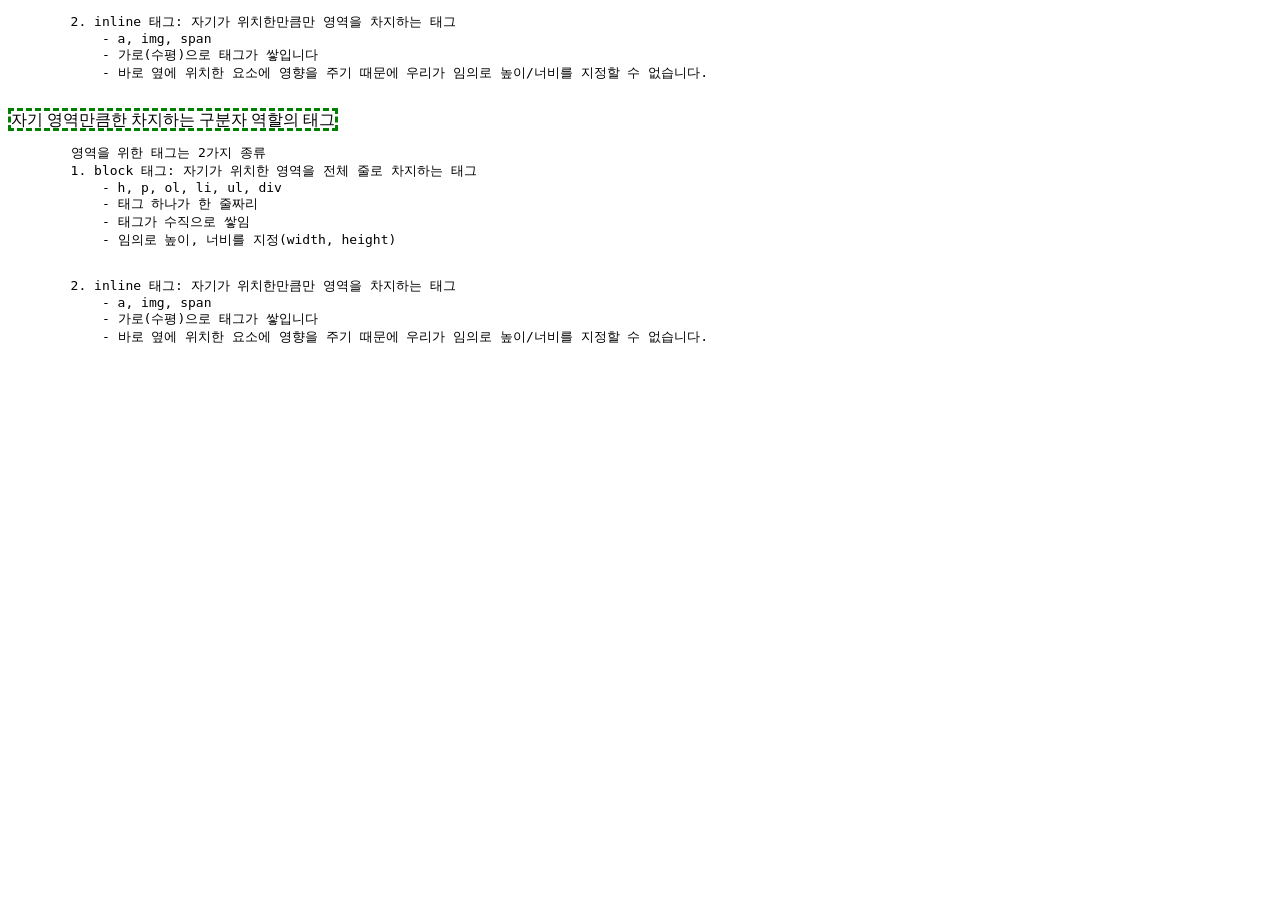
<file: 01_html/05_html_layout.html>
<!DOCTYPE html>
<html lang="en">
<head>
    <meta charset="UTF-8">
    <meta name="viewport" content="width=device-width, initial-scale=1.0">
    <title>Document</title>
</head>
<body>
    <pre>
        2. inline 태그: 자기가 위치한만큼만 영역을 차지하는 태그
            - a, img, span
            - 가로(수평)으로 태그가 쌓입니다
            - 바로 옆에 위치한 요소에 영향을 주기 때문에 우리가 임의로 높이/너비를 지정할 수 없습니다.
    </pre>

    <div>
        <span  style="width: 300px; height: 200px; border: green dashed;">자기 영역만큼한 차지하는 구분자 역할의 태그</span>
    </div>


    <pre>
        영역을 위한 태그는 2가지 종류
        1. block 태그: 자기가 위치한 영역을 전체 줄로 차지하는 태그 
            - h, p, ol, li, ul, div
            - 태그 하나가 한 줄짜리
            - 태그가 수직으로 쌓임
            - 임의로 높이, 너비를 지정(width, height)
    </pre>
    
    
    <pre>
        2. inline 태그: 자기가 위치한만큼만 영역을 차지하는 태그
            - a, img, span
            - 가로(수평)으로 태그가 쌓입니다
            - 바로 옆에 위치한 요소에 영향을 주기 때문에 우리가 임의로 높이/너비를 지정할 수 없습니다.
    </pre>
 
</body>
</html>
</file>
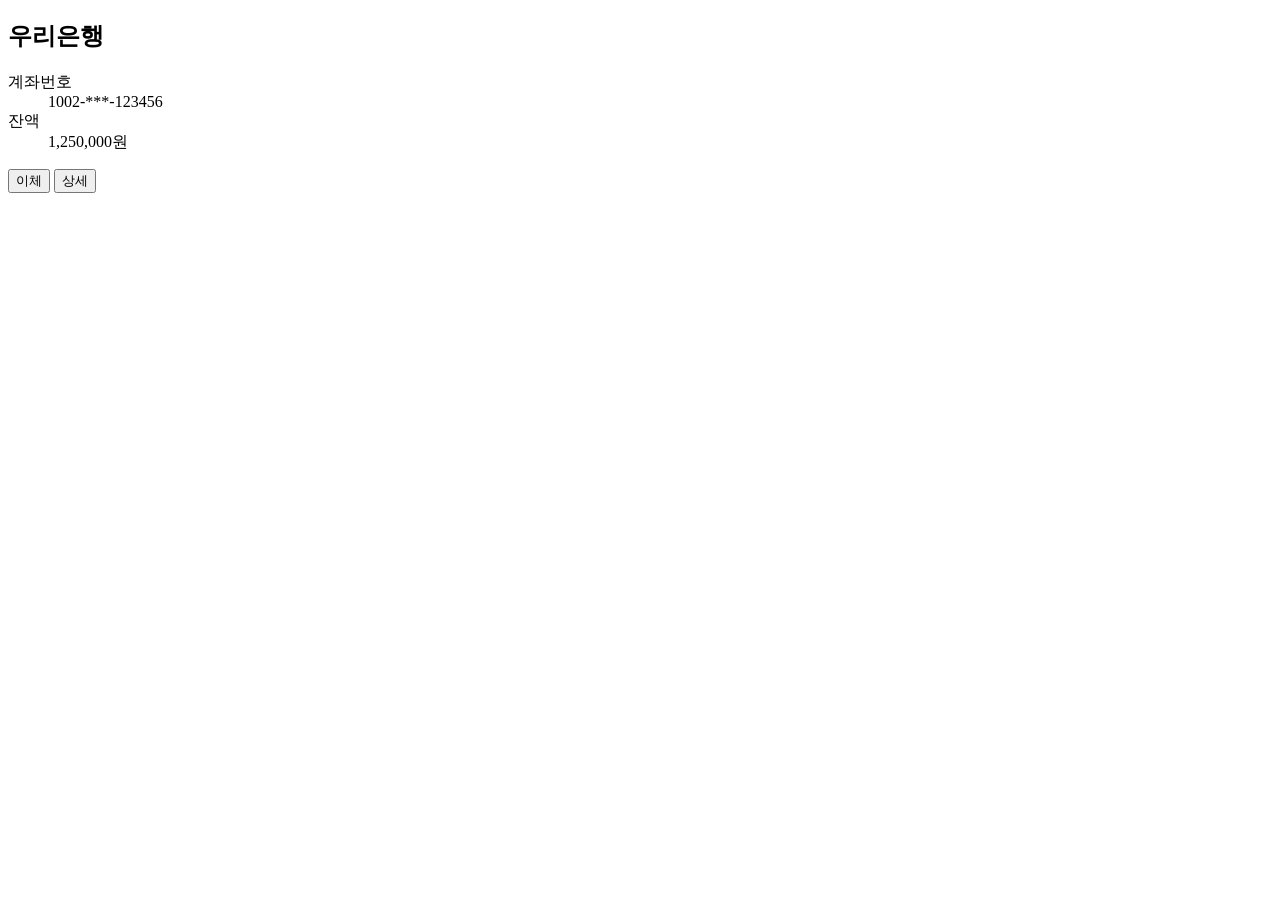
<file: 01_html/practice.html>
<!DOCTYPE html>
<!-- HTML5 문서임을 선언합니다. -->
<html lang="ko">
<!-- 문서의 기본 언어가 한국어임을 표시합니다. -->
<head>
	<!-- 문서의 메타 정보를 담는 영역입니다. -->
	<meta charset="UTF-8">
	<!-- 한글이 깨지지 않도록 문자 인코딩을 지정합니다. -->
	<meta name="viewport" content="width=device-width, initial-scale=1.0">
	<!-- 모바일 화면에서도 기기 너비에 맞게 표시합니다. -->
	<title>계좌 카드</title>
	<!-- 브라우저 탭에 표시할 문서 제목입니다. -->
</head>
<!-- 사용자에게 실제로 보이는 내용을 담는 영역입니다. -->
<body>
	<!-- 페이지의 주요 콘텐츠임을 나타냅니다. -->
	<main>
		<!-- 하나의 독립적인 계좌 카드 콘텐츠를 나타냅니다. -->
		<article>
			<!-- 계좌 카드의 제목 영역을 나타냅니다. -->
			<header>
				<!-- 계좌 카드의 가장 중요한 제목을 나타냅니다. -->
				<h1>우리은행</h1>
			</header>

			<!-- 계좌 정보의 이름과 값을 연결해 표현합니다. -->
			<dl>
				<!-- 계좌번호 정보의 이름을 나타냅니다. -->
				<dt>계좌번호</dt>
				<!-- 계좌번호 값을 보안을 위해 일부 마스킹하여 표시합니다. -->
				<dd>1002-***-123456</dd>

				<!-- 잔액 정보의 이름을 나타냅니다. -->
				<dt>잔액</dt>
				<!-- 계좌의 현재 잔액 값을 나타냅니다. -->
				<dd>1,250,000원</dd>
			</dl>

			<!-- 계좌에서 수행할 수 있는 동작을 묶습니다. -->
			<nav aria-label="계좌 동작">
				<!-- 이체 기능을 실행하는 버튼입니다. -->
				<button type="button">이체</button>
				<!-- 계좌 상세 정보를 확인하는 버튼입니다. -->
				<button type="button">상세</button>
			</nav>
		</article>
	</main>
</body>
</html>
</file>
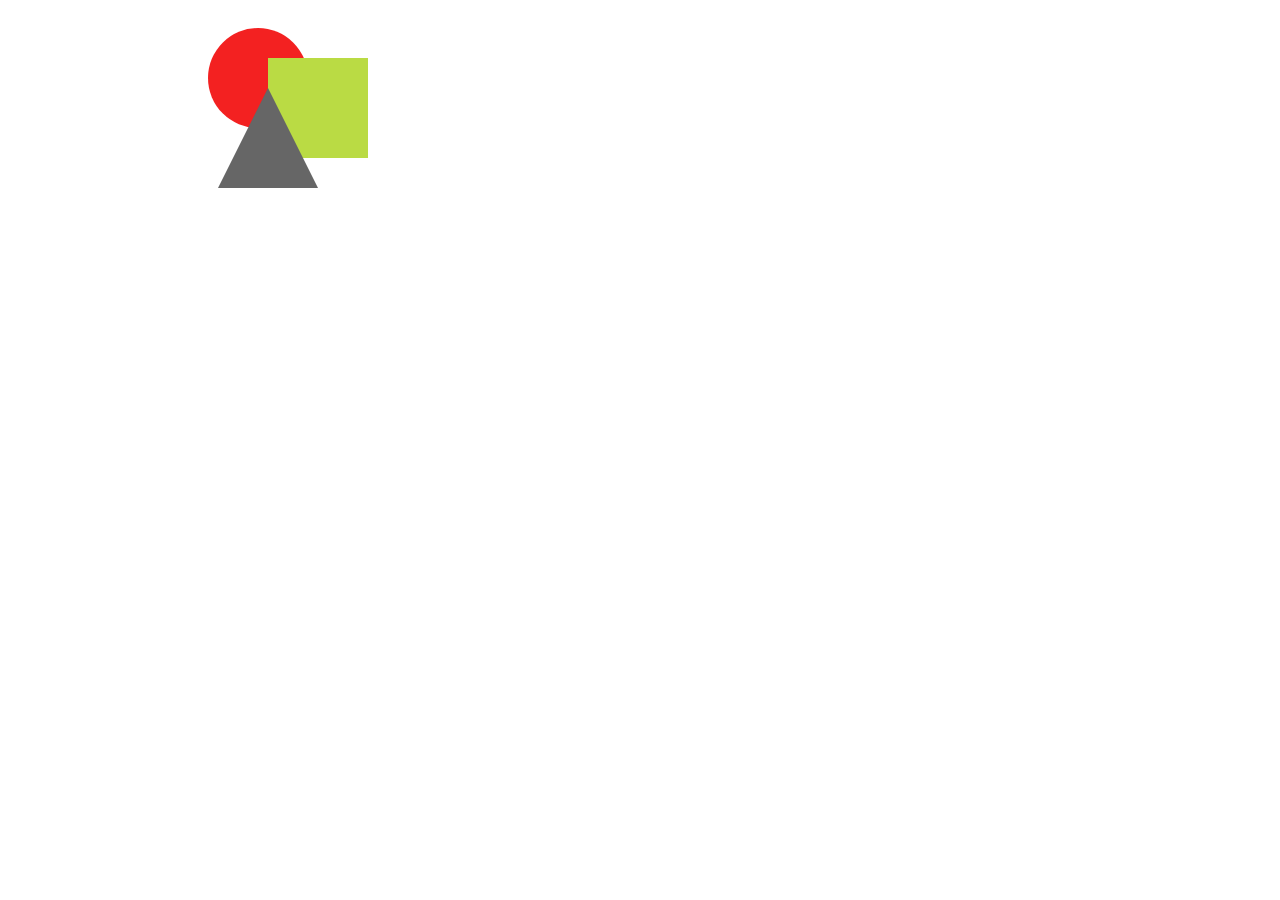
<file: 02_css/02_z-index.html>
<!doctype html>
<html lang="ko">
	<head>
		<meta charset="utf-8">
		<title>CSS</title>
		<style>
            /* z-index 속성 추가해서 위치 바꾸기 */
			div {
				width: 100px;
				height: 100px;
				position: absolute;

			}
			div.x {
				background-color: #f32121;
				border-radius: 50%;
                top: 20px;
				left: 200px;
				
			}

			div.y {
				background-color: #badb44;
				top: 50px;
				left: 260px;
			}

			div.z {
                top: 80px;
				left: 210px;
				width: 0px;
                height: 0px;
                border-bottom: 100px solid #666666;
                border-left: 50px solid transparent;
                border-right: 50px solid transparent;
			}
			
		</style>
	</head>
	<body>
		<div class="top">
			<div class="x"></div>
			<div class="y"></div>
			<div class="z"></div>
		</div>
       	</body>
</html>
</file>
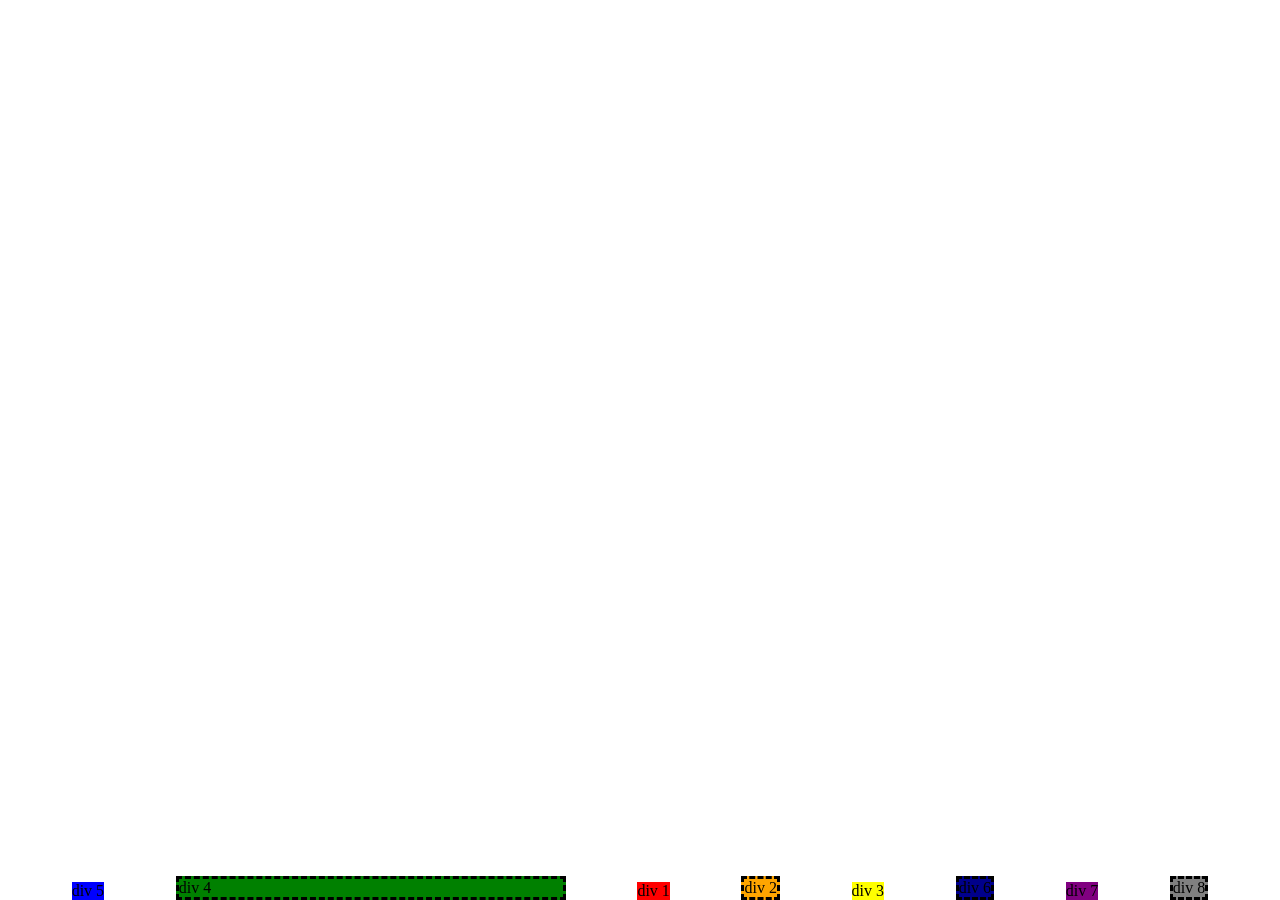
<file: 02_css/03_flex.html>
<!DOCTYPE html>
<html lang="en">
<head>
    <meta charset="UTF-8">
    <meta http-equiv="X-UA-Compatible" content="IE=edge">
    <meta name="viewport" content="width=device-width, initial-scale=1.0">
    <link rel="stylesheet" type="text/css" href="flex.css">
    <title>Flex</title>
</head>
<body>
    
    <!-- div.container>div.item#item${div $}*8 -->
     <!---->
    <div class="container">
        <div class="item" style="background-color:red" id="item1">div 1</div>
        <div class="item" style="background-color:orange" id="item2">div 2</div>
        <div class="item" style="background-color:yellow" id="item3">div 3</div>
        <div class="item" style="background-color:green" id="item4">div 4</div>
        <div class="item" style="background-color:blue" id="item5">div 5</div> 
        <div class="item" style="background-color:darkblue" id="item6">div 6</div>
        <div class="item" style="background-color:purple" id="item7">div 7</div>
        <div class="item" style="background-color:gray" id="item8">div 8</div>
    
    </div>
</body>
</html>
</file>
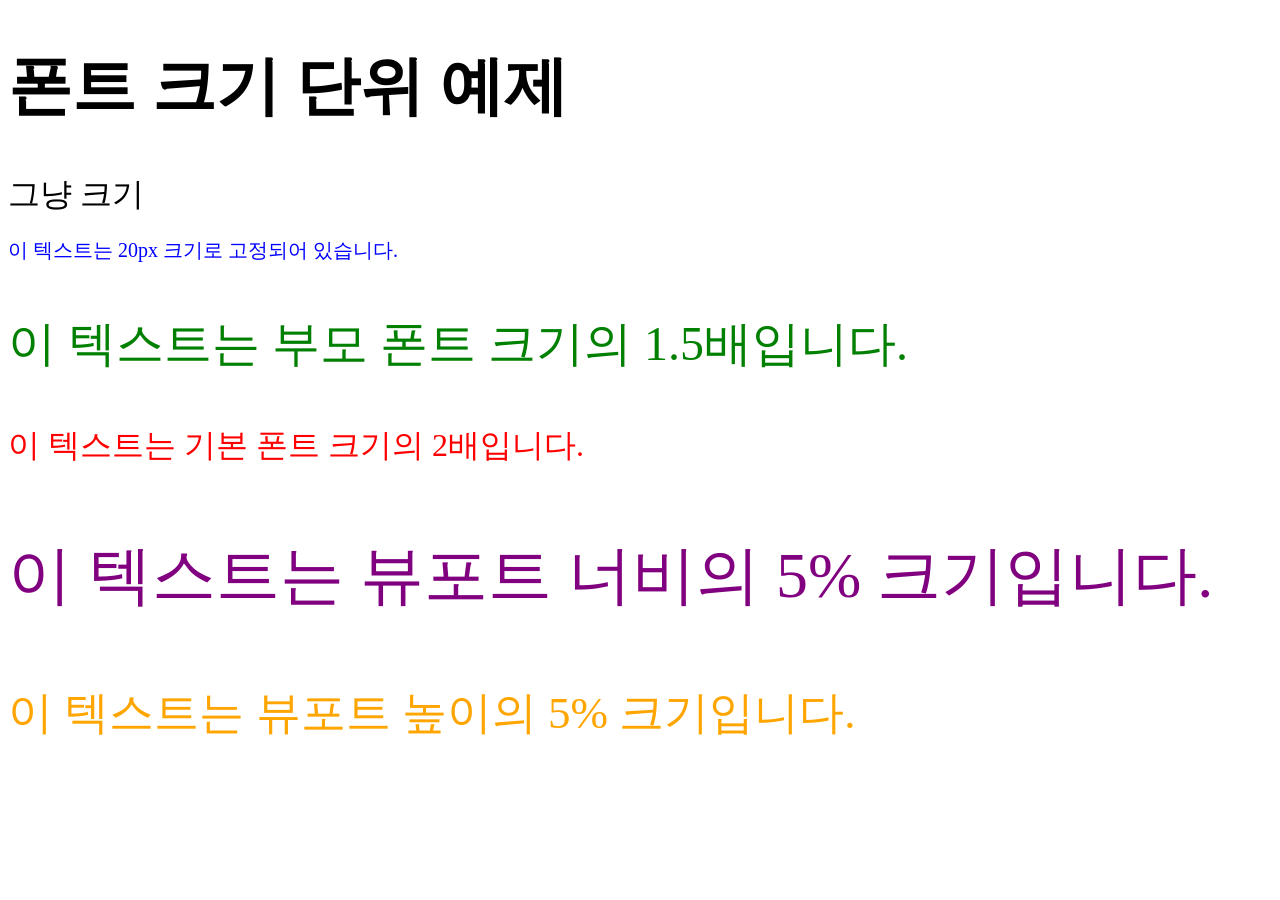
<file: 02_css/04_size.html>
<!DOCTYPE html>
<html lang="ko">
<head>
    <meta charset="UTF-8">
    <meta name="viewport" content="width=device-width, initial-scale=1.0">
    <title>폰트 크기 단위 예제</title>
    <style>
        body {
            font-size: 32px; /* 기본 폰트 크기 */
        }
        .px-size {
            font-size: 20px; /* 고정된 크기 */
            color: blue;
        }
        .em-size {
            font-size: 1.5em; /* 부모 폰트 크기의 1.5배 */
            color: green;
        }
        .rem-size {
            font-size: 2rem; /* 루트 폰트 크기의 2배 (32px) */
            color: red;
        }
        .vw-size {
            font-size: 5vw; /* 뷰포트 너비의 5% */
            color: purple;
        }
        .vh-size {
            font-size: 5vh; /* 뷰포트 높이의 5% */
            color: orange;
        }
    </style>
</head>
<body>
    <h1>폰트 크기 단위 예제</h1>
    그냥 크기
    <p class="px-size">이 텍스트는 20px 크기로 고정되어 있습니다.</p>
    <p class="em-size">이 텍스트는 부모 폰트 크기의 1.5배입니다.</p>
    <p class="rem-size">이 텍스트는 기본 폰트 크기의 2배입니다.</p>
    <p class="vw-size">이 텍스트는 뷰포트 너비의 5% 크기입니다.</p>
    <p class="vh-size">이 텍스트는 뷰포트 높이의 5% 크기입니다.</p>
</body>
</html>
</file>
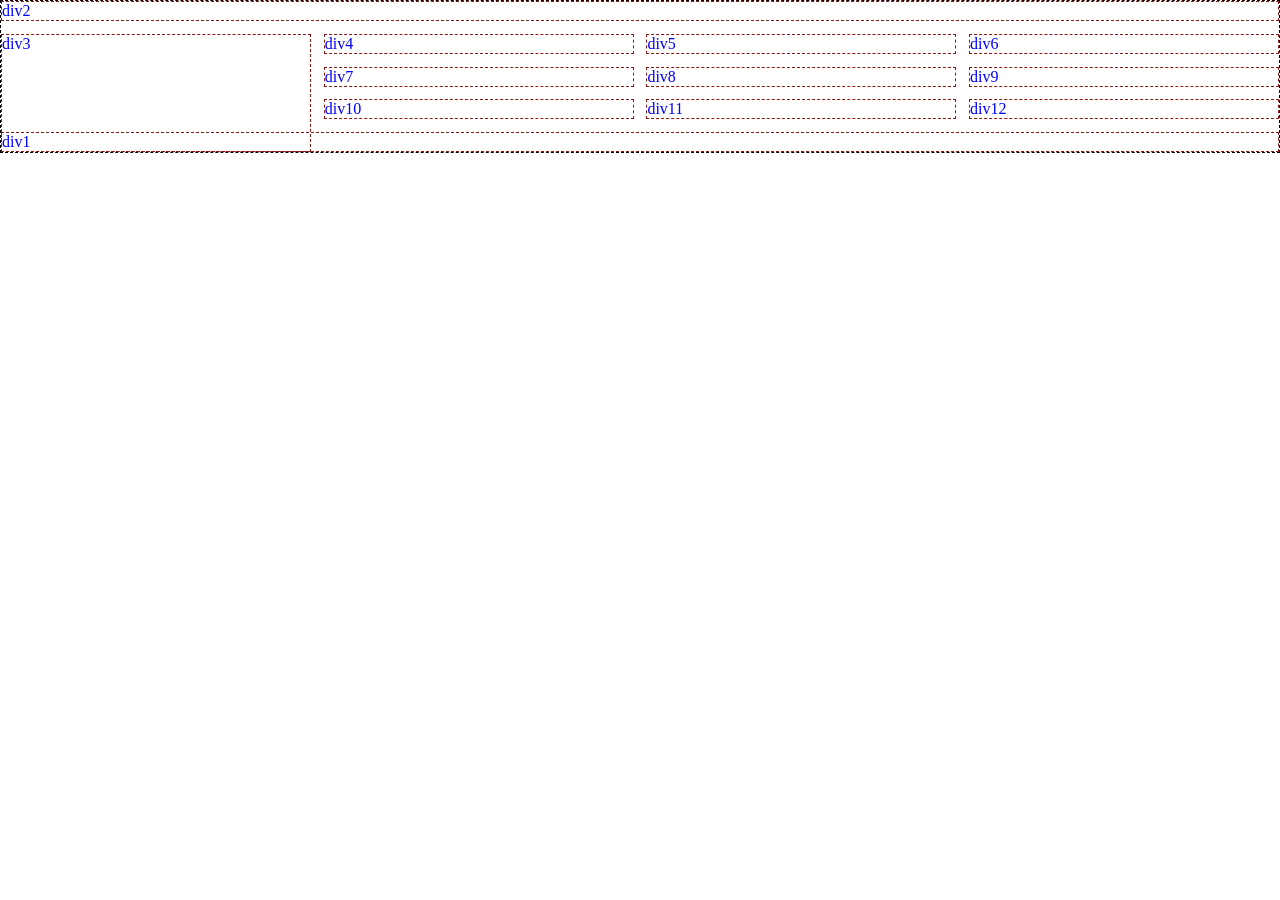
<file: 02_css/05_grid.html>
<!DOCTYPE html>
<html lang="en">
<head>
    <meta charset="UTF-8">
    <meta name="viewport" content="width=device-width, initial-scale=1.0">
    <title>Grid</title>
    <link rel="stylesheet" href="grid.css">
</head>
<body>
    <div class="container">
        <div class="item" id="item1">div1</div>
        <div class="item" id="item2">div2</div>
        <div class="item" id="item3">div3</div>
        <div class="item" id="item4">div4</div>
        <div class="item">div5</div>
        <div class="item">div6</div>
        <div class="item">div7</div>
        <div class="item">div8</div>
        <div class="item">div9</div>
        <div class="item">div10</div>
        <div class="item">div11</div>
        <div class="item">div12</div>

    </div>
</body>
</html>
</file>
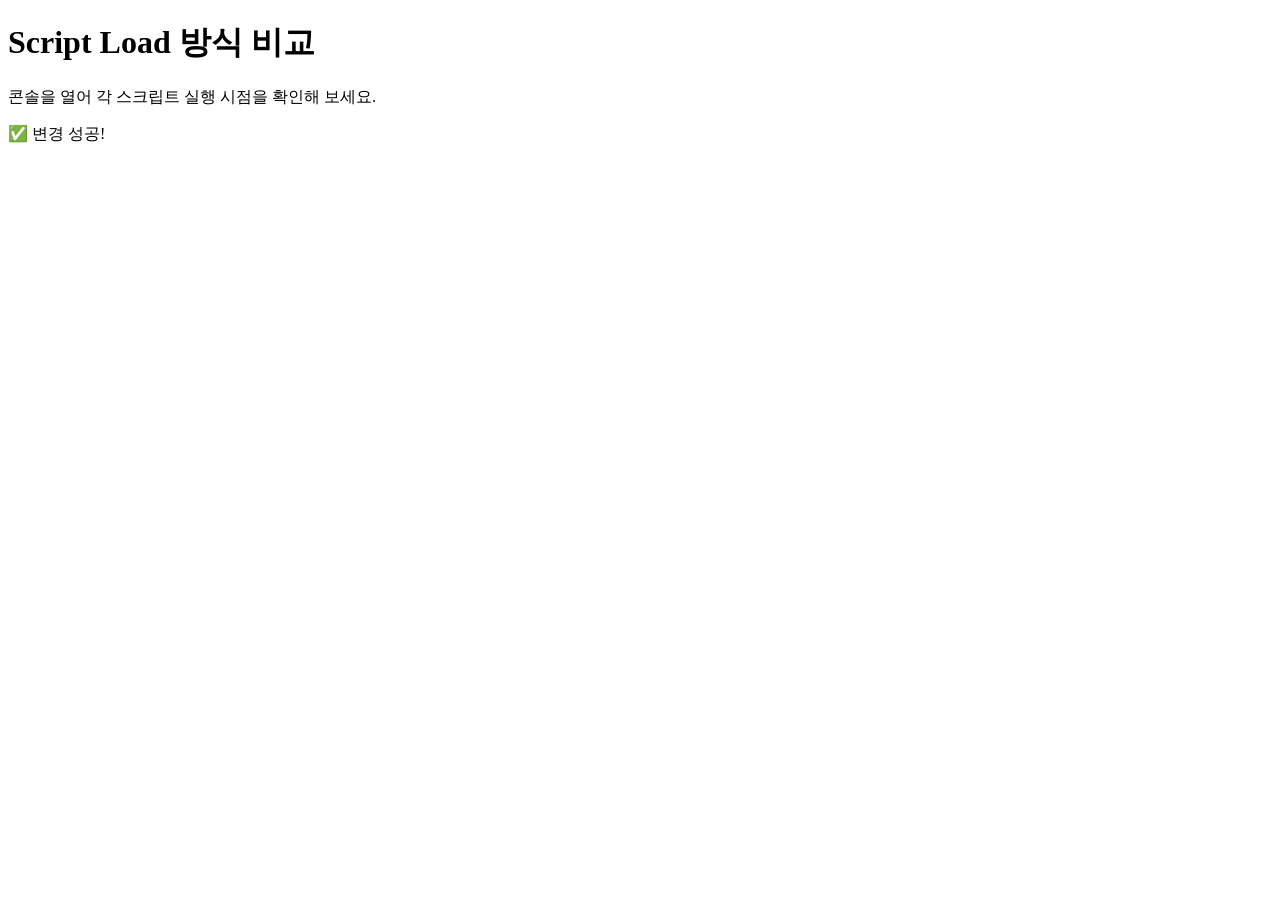
<file: 03_js/exam0.html>
<!DOCTYPE html>
<html lang="ko">
<head>
  <meta charset="UTF-8" />
  <title>Script Loading Test - Single HTML</title>

  <!-- 1. head에서 동기 실행 (렌더링 차단) -->
  <script>
    alert("🟡 [1] head 동기 스크립트 실행됨 (렌더링 차단)");
    console.log("🟡 [1] head 동기 스크립트 실행됨 (렌더링 차단)");
  </script>

  <!-- 2. async 스크립트 시뮬레이션 -->
  <script async>
    setTimeout(() => {
        alert("🟢 [2] async 스크립트 실행됨 (순서 예측 불가)");
        console.log("🟢 [2] async 스크립트 실행됨 (순서 예측 불가)");
    }, 0);
  </script>

  <!-- 3. defer 스크립트 시뮬레이션 -->
  <script defer>
    alert("🔵 defer 스크립트 실행됨 (DOMContentLoaded 전에 실행됨)");
    console.log("🔵 defer 스크립트 실행됨 (DOMContentLoaded 전에 실행됨)");
</script>
</head>

<body>
  <h1>Script Load 방식 비교</h1>
  <p>콘솔을 열어 각 스크립트 실행 시점을 확인해 보세요.</p>
 
  <!-- 아직 파싱되지 않았기 때문에 위 스크립트 실행 시점에는 존재하지 않을 수 있음 -->
  <div id="target">⛔ 여긴 아직 변경 안 됨</div>
  
  <!-- 4. body 끝에 위치한 스크립트 -->
  <script>
    alert("🔴 [4] body 끝 스크립트 실행됨");
    console.log("🔴 [4] body 끝 스크립트 실행됨");

  </script>

  <!-- DOMContentLoaded 이벤트 확인 -->
  <script>
     // 브라우저가 HTML 문서를 완전히 파싱하고 DOM 트리가 완성되었을 때 발생하는 이벤트
    document.addEventListener("DOMContentLoaded", () => {
        alert("✅ [5] DOMContentLoaded 발생");
        console.log("✅ [5] DOMContentLoaded 발생");
        const el = document.getElementById("target");
        if (el) {
        el.textContent = "✅ 변경 성공!";
        } else {
        console.error("❌ #target 요소를 찾지 못했어요!");
        }
    });

    window.addEventListener("load", () => {
    console.log("✅ load: 모든 리소스까지 완전히 로드됨!");


  });
  </script>
</body>
</html>
</file>
<file: 01_html/04_html_input/style.css>
/* =========================================================
   폼 데이터 다루기 — style.css
   구조(HTML) 와 표현(CSS) 을 분리했습니다.
   색·간격은 아래 :root 한 곳만 고치면 전체가 바뀝니다.
   ========================================================= */

/* ---------- 1. 색과 간격을 변수로 모아둡니다 ---------- */
:root {
  --brand: #2f6feb;
  --brand-dark: #1f4fb8;

  --bg: #f5f6f8;
  --card: #ffffff;
  --text: #1f2328;
  --muted: #6b7280;
  --line: #e5e7eb;

  --radius: 14px;
  --gap: 16px;

  --shadow: 0 1px 2px rgba(0, 0, 0, .05), 0 8px 24px rgba(0, 0, 0, .06);
}

/* ---------- 2. 기본값 정리 ---------- */
* {
  box-sizing: border-box;
}

body {
  margin: 0;
  padding: 32px 16px 64px;
  background: var(--bg);
  color: var(--text);
  font-family: "Pretendard", system-ui, -apple-system, "Apple SD Gothic Neo",
               "Malgun Gothic", "맑은 고딕", sans-serif;
  font-size: 15px;
  line-height: 1.6;
}

.page {
  max-width: 720px;
  margin: 0 auto;
}

/* ---------- 3. 머리말 ---------- */
.page-head {
  margin-bottom: 24px;
}

.page-head h1 {
  margin: 0 0 8px;
  font-size: 26px;
  letter-spacing: -0.02em;
}

.lead {
  margin: 0;
  color: var(--muted);
}

/* ---------- 4. 카드 ---------- */
.card {
  background: var(--card);
  border-radius: var(--radius);
  box-shadow: var(--shadow);
  padding: 24px;
  margin-bottom: 24px;
}

/* ---------- 5. fieldset: 관련된 입력끼리 묶는 상자 ---------- */
fieldset {
  border: 1px solid var(--line);
  border-radius: 12px;
  padding: 18px;
  margin: 0 0 var(--gap);
}

legend {
  padding: 4px 12px;
  background: var(--brand);
  color: #fff;
  font-size: 13px;
  font-weight: 700;
  border-radius: 999px;
}

/* ---------- 6. 입력 한 칸 ---------- */
.field {
  margin-bottom: var(--gap);
}

.field:last-child {
  margin-bottom: 0;
}

label {
  display: block;
  margin-bottom: 6px;
  font-weight: 600;
  font-size: 14px;
}

input[type="text"],
input[type="tel"],
input[type="date"],
textarea,
select {
  width: 100%;
  padding: 11px 13px;
  border: 1px solid var(--line);
  border-radius: 10px;
  background: #fff;
  color: inherit;
  font: inherit;
  transition: border-color .15s, box-shadow .15s;
}

textarea {
  resize: vertical;
  min-height: 96px;
}

/* 키보드로 이동했을 때 지금 어디인지 보이게 합니다 (접근성) */
input:focus-visible,
textarea:focus-visible,
select:focus-visible,
button:focus-visible {
  outline: none;
  border-color: var(--brand);
  box-shadow: 0 0 0 3px rgba(47, 111, 235, .18);
}

/* 값이 형식에 안 맞으면 테두리로 알려줍니다 */
input:not(:placeholder-shown):invalid {
  border-color: #d93025;
}

::placeholder {
  color: #9ca3af;
}

/* ---------- 7. 라디오 / 체크박스 ---------- */
.choice-list {
  display: flex;
  flex-wrap: wrap;
  gap: 8px;
}

/* label 로 감싸면 글자를 눌러도 선택됩니다 */
.choice {
  display: inline-flex;
  align-items: center;
  gap: 8px;
  margin: 0;
  padding: 9px 14px;
  border: 1px solid var(--line);
  border-radius: 999px;
  font-weight: 500;
  cursor: pointer;
  transition: border-color .15s, background .15s;
}

.choice:hover {
  border-color: var(--brand);
}

/* accent-color 한 줄로 기본 동그라미·네모의 색이 바뀝니다 */
.choice input {
  accent-color: var(--brand);
  width: 17px;
  height: 17px;
  margin: 0;
  cursor: pointer;
}

/* 선택된 항목을 눈에 띄게 (:has 는 최신 브라우저에서 동작합니다) */
.choice:has(input:checked) {
  border-color: var(--brand);
  background: rgba(47, 111, 235, .07);
}

/* ---------- 8. 색상 / 범위 ---------- */
input[type="color"] {
  width: 56px;
  height: 42px;
  padding: 4px;
  border: 1px solid var(--line);
  border-radius: 10px;
  background: #fff;
  cursor: pointer;
}

.range-row {
  display: flex;
  align-items: center;
  gap: 12px;
}

input[type="range"] {
  flex: 1;
  accent-color: var(--brand);
  cursor: pointer;
}

output {
  min-width: 52px;
  padding: 4px 10px;
  border-radius: 8px;
  background: var(--bg);
  font-variant-numeric: tabular-nums;
  font-weight: 700;
  text-align: center;
}

/* ---------- 9. select ---------- */
select[multiple] {
  padding: 6px;
}

select[multiple] option {
  padding: 6px 8px;
  border-radius: 6px;
}

/* ---------- 10. 도움말 문구 ---------- */
.hint {
  margin: 6px 0 0;
  color: var(--muted);
  font-size: 12.5px;
}

.hint code {
  padding: 1px 5px;
  border-radius: 5px;
  background: var(--bg);
  font-size: 12px;
}

/* ---------- 11. 버튼 ---------- */
.actions {
  display: flex;
  gap: 10px;
  margin-top: 20px;
}

.btn {
  padding: 11px 22px;
  border: 1px solid var(--line);
  border-radius: 10px;
  background: #fff;
  color: var(--text);
  font: inherit;
  font-weight: 600;
  cursor: pointer;
  transition: background .15s, border-color .15s;
}

.btn:hover {
  border-color: var(--brand);
}

.btn-primary {
  border-color: var(--brand);
  background: var(--brand);
  color: #fff;
}

.btn-primary:hover {
  background: var(--brand-dark);
  border-color: var(--brand-dark);
}

/* ---------- 12. 결과 표 ---------- */
.result h2 {
  margin: 0 0 16px;
  font-size: 19px;
}

.result h3 {
  margin: 24px 0 8px;
  font-size: 15px;
}

table {
  width: 100%;
  border-collapse: collapse;
  font-size: 14px;
}

thead th {
  padding: 9px 12px;
  background: var(--bg);
  color: var(--muted);
  font-size: 12.5px;
  text-align: left;
}

thead th:first-child {
  border-radius: 8px 0 0 8px;
}

thead th:last-child {
  border-radius: 0 8px 8px 0;
}

tbody th {
  width: 34%;
  padding: 10px 12px;
  border-bottom: 1px solid var(--line);
  color: var(--muted);
  font-weight: 600;
  text-align: left;
  vertical-align: top;
}

tbody td {
  padding: 10px 12px;
  border-bottom: 1px solid var(--line);
  word-break: break-word;
  white-space: pre-wrap;
}

/* method 뱃지 — GET / POST 를 색으로 구분합니다 */
.badge {
  display: inline-block;
  margin-left: 6px;
  padding: 3px 10px;
  border-radius: 999px;
  font-size: 12px;
  font-weight: 700;
  letter-spacing: .04em;
  vertical-align: middle;
}

.badge-get {
  background: #e8f0fe;
  color: #1a56c4;
}

.badge-post {
  background: #e6f4ea;
  color: #137333;
}

/* '주소' / '본문' 이름표가 붙은 줄 */
.send-row {
  display: flex;
  align-items: flex-start;
  gap: 10px;
  margin-bottom: 8px;
}

.send-key {
  flex-shrink: 0;
  width: 76px;
  padding-top: 13px;
  color: var(--muted);
  font-size: 12.5px;
  font-weight: 700;
}

.send-row .query {
  flex: 1;
  min-width: 0;
}

@media (max-width: 480px) {
  .send-row {
    flex-direction: column;
    gap: 4px;
  }

  .send-key {
    width: auto;
    padding-top: 0;
  }
}

.query {
  margin: 0;
  padding: 14px;
  border-radius: 10px;
  background: #1f2328;
  color: #d6e2ff;
  font-family: ui-monospace, SFMono-Regular, Consolas, monospace;
  font-size: 12.5px;
  line-height: 1.7;
  overflow-x: auto;   /* 길어지면 가로로 스크롤 */
  white-space: pre-wrap;
  word-break: break-all;
}

/* ---------- 13. 화면이 넓으면 두 칸으로 ---------- */
.grid {
  display: grid;
  gap: var(--gap);
}

@media (min-width: 560px) {
  .grid {
    grid-template-columns: 1fr 1fr;
  }
}

/* ---------- 14. 어두운 화면을 쓰는 사람을 위해 ---------- */
@media (prefers-color-scheme: dark) {
  :root {
    --bg: #16181c;
    --card: #212429;
    --text: #e8eaed;
    --muted: #9aa2ad;
    --line: #343941;
    --shadow: 0 1px 2px rgba(0, 0, 0, .3), 0 8px 24px rgba(0, 0, 0, .35);
  }

  input[type="text"],
  input[type="tel"],
  input[type="date"],
  input[type="color"],
  textarea,
  select,
  .btn {
    background: #1a1d21;
  }

  .btn-primary {
    background: var(--brand);
  }

  .query {
    background: #0f1114;
  }

  .badge-get {
    background: #1c2b47;
    color: #9dbcf5;
  }

  .badge-post {
    background: #17301f;
    color: #8fd3a5;
  }
}
</file>
<file: 02_css/flex.css>
body {
    margin: 0px;
}
/* flex를 지정해놓은 부모 컨테이너 안에 있는 자식 요소들은 flex의 영향을 받는다. */
/* 기준이 되는 부모 컨테이너에서 flex를 지정해놓고 */
.container {
    height: 100vh;
    display: flex;
    /*중심 축 정하는 옵션*/
    /*flex-direction: row; /*row, column, row-reverse, column-reverse*/
    justify-content: space-evenly; /*wrap, nowrap, wrap-reverse*/
    align-items: flex-end; /*flex-start, flex-end, center, baseline, stretch*/
}
/* 필요한 경우 order를 지정해서 순서를 바꿀 수 있다. */
/* 일괄적으로 특정 위치의 값만 선택할 때 odd, even */
.item:nth-child(even) {
    border: black dashed;
}

#item4{
    order: -1;
    flex-basis: 30% ;/*특정 아이템의 차지하는 비율*/
}

#item5{
    order: -2;
}
</file>
<file: 02_css/grid.css>
body {
    margin: 0px;
}
.container {
    border: 1px black dashed;
    display: grid;
    /* 화면을 vw, vh로 나눌때는 총합이 100이므로 100 기준으로 작성 */
    /* grid-template-columns: 20vw 30vw 30vw 10vw 5vw 5vw */
    /* fr : 전체 grid를 구간으로 나누는 상대적 단위 */
    /* grid-template-columns: 2fr 3fr 2fr 6fr; */
    /* grid-template-columns: 30% 70%; */
    /* grid-template-columns: 200px 7fr 3fr; */
    grid-template-columns: repeat(4, 1fr);
    grid-gap: 1vw;
}

.item {
    border: 1px rgb(139, 23, 23) dashed;
}

#item1 {
    grid-row: 5;
    grid-column: 1/5;
}

#item2 {
    grid-column: 1 / 5;
    grid-row: 1;
}

#item3 {
    grid-column: 1;
    grid-row: 2 / span 4;
}

@media screen and (max-width: 922px) {
body {
    background-color: red;
}
}

@media screen and (max-width: 600px) {
    body {
        background-color: rgb(185, 96, 96);
    }
    }

@media (orientation: landscape) {
    body {
        color: blue;
    }
}
</file>
